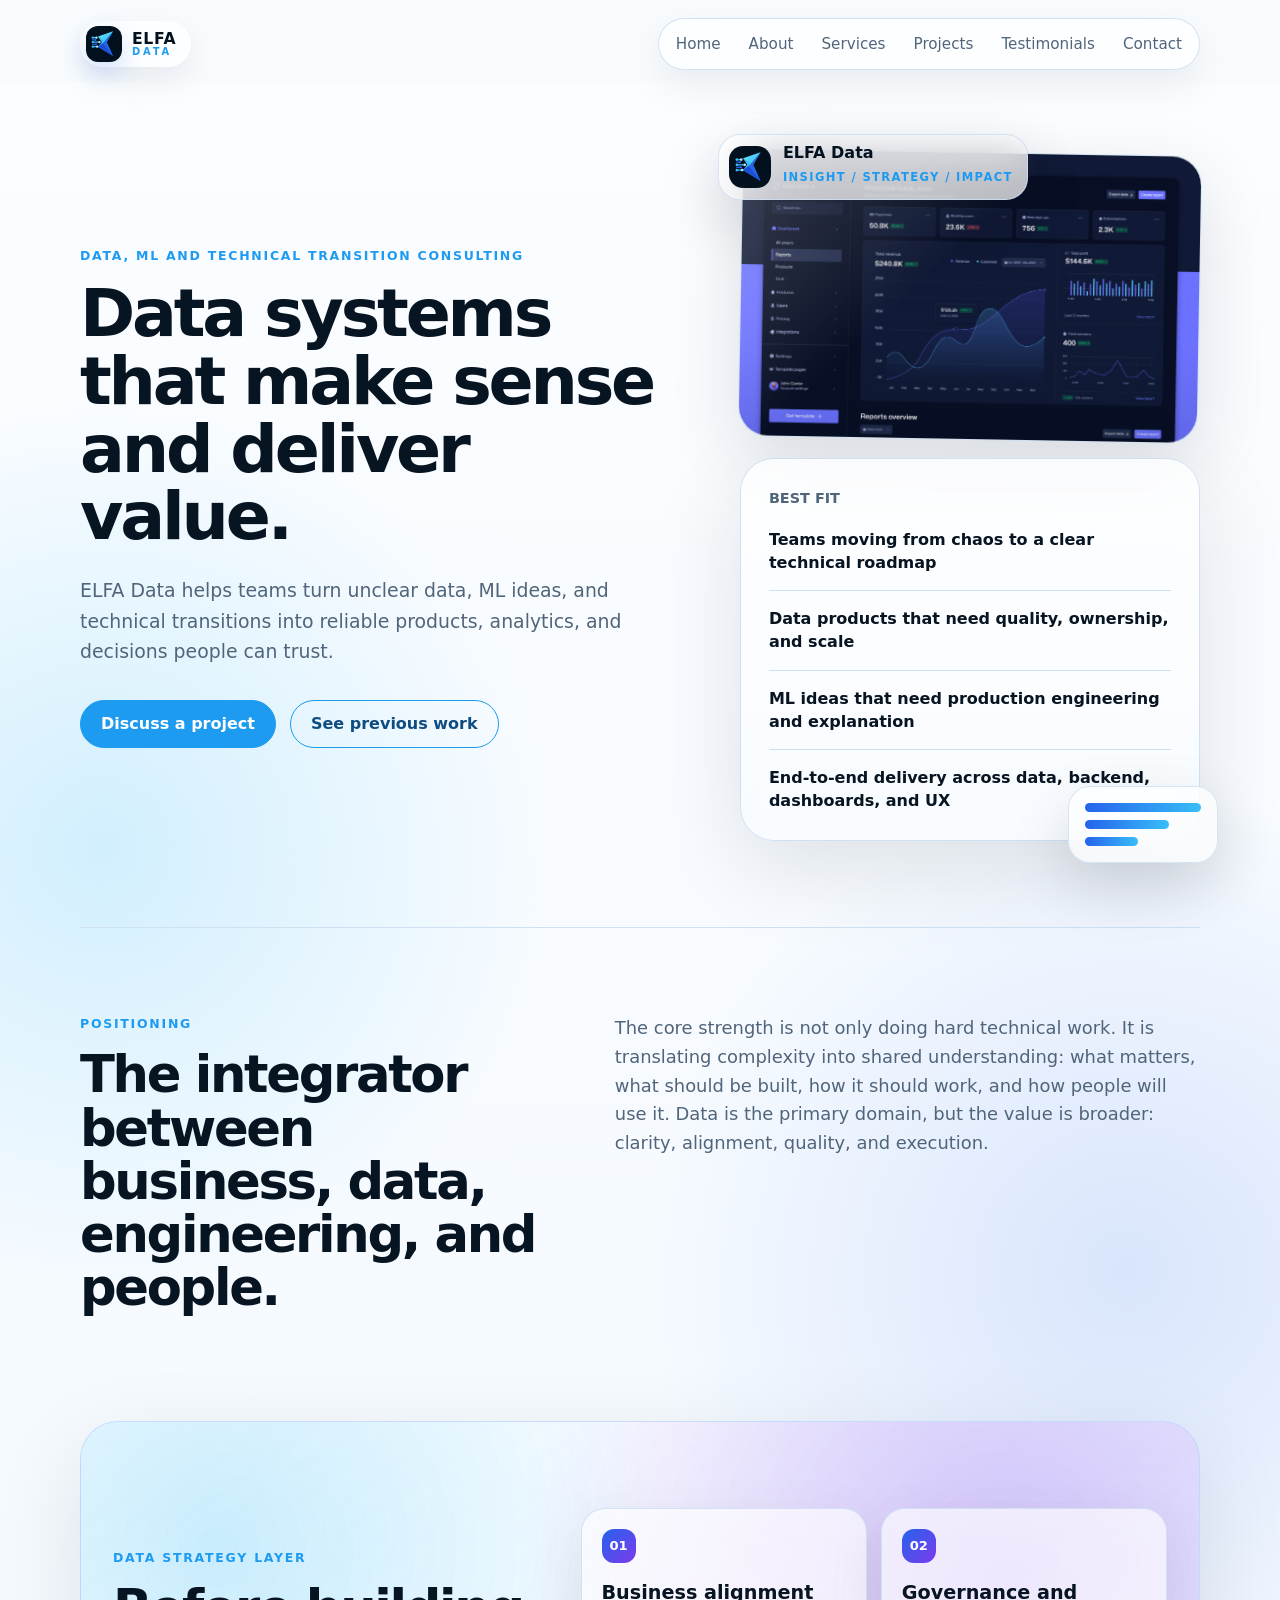
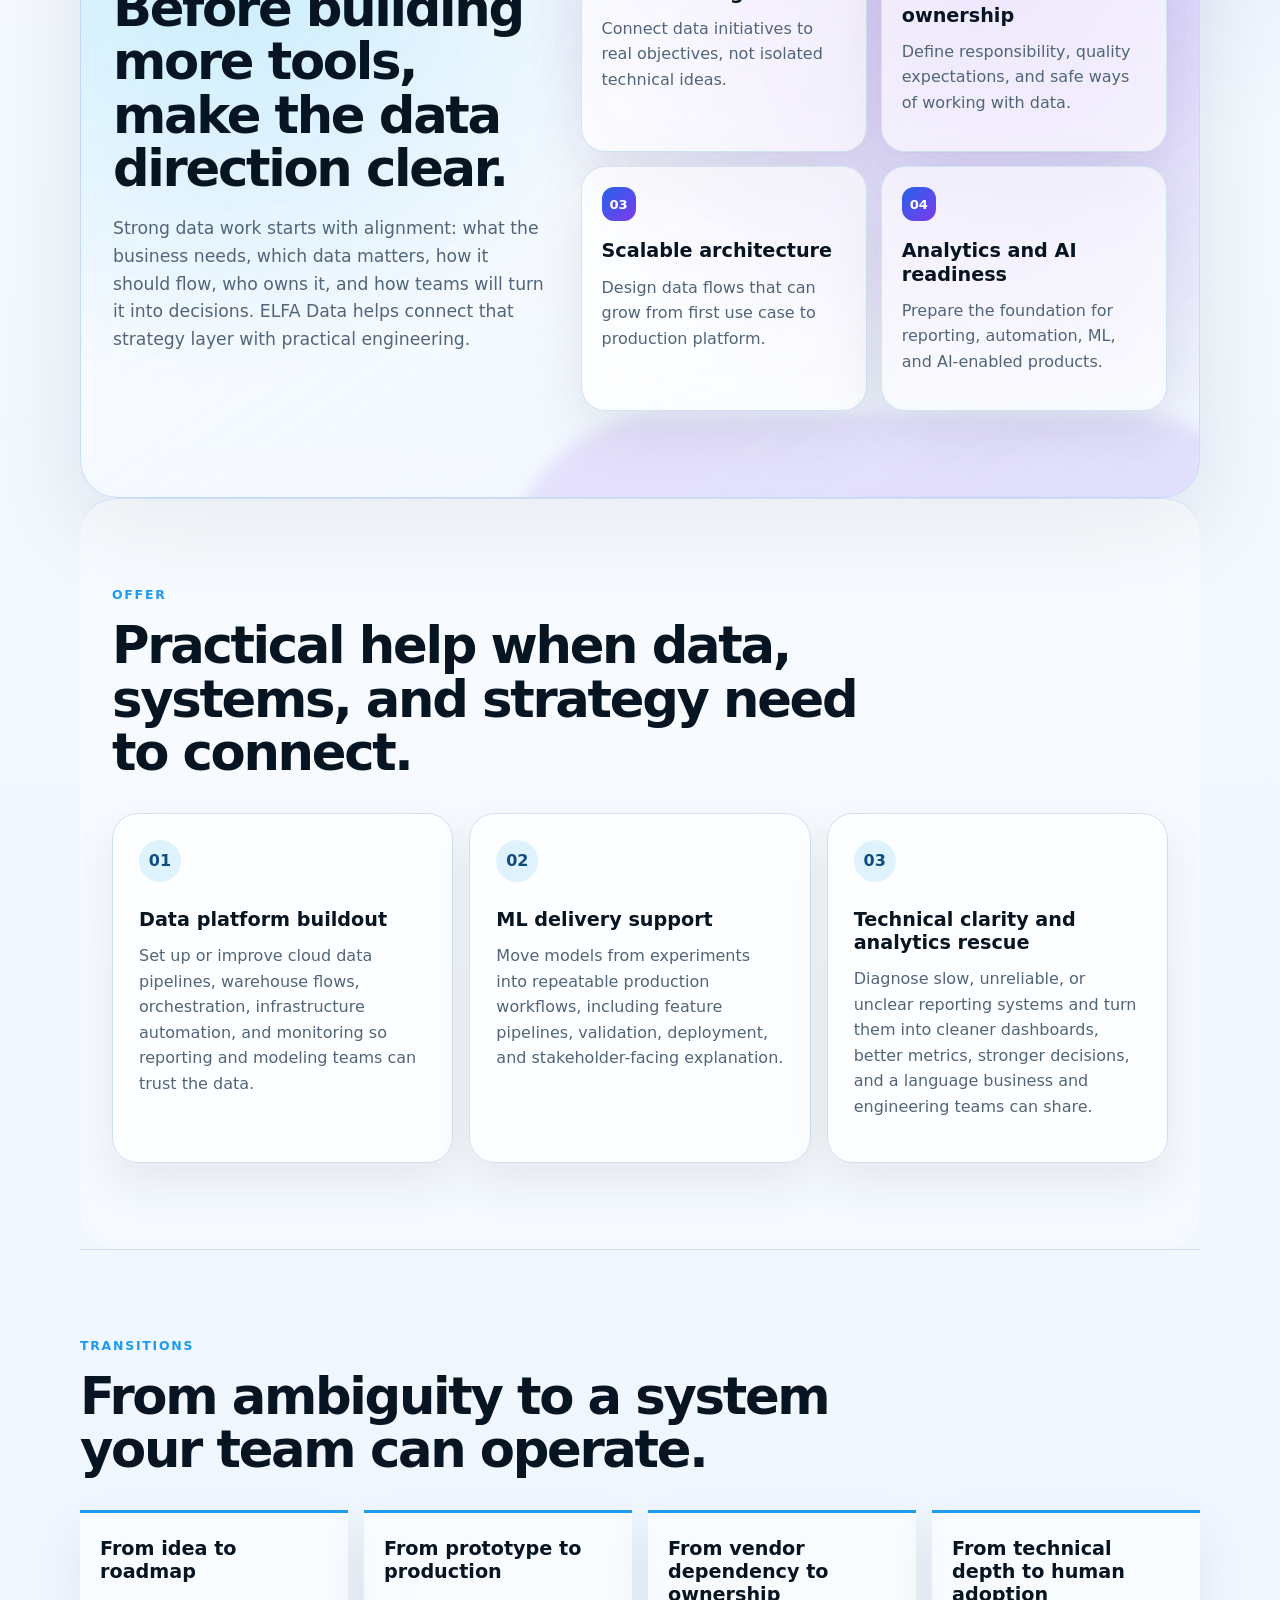
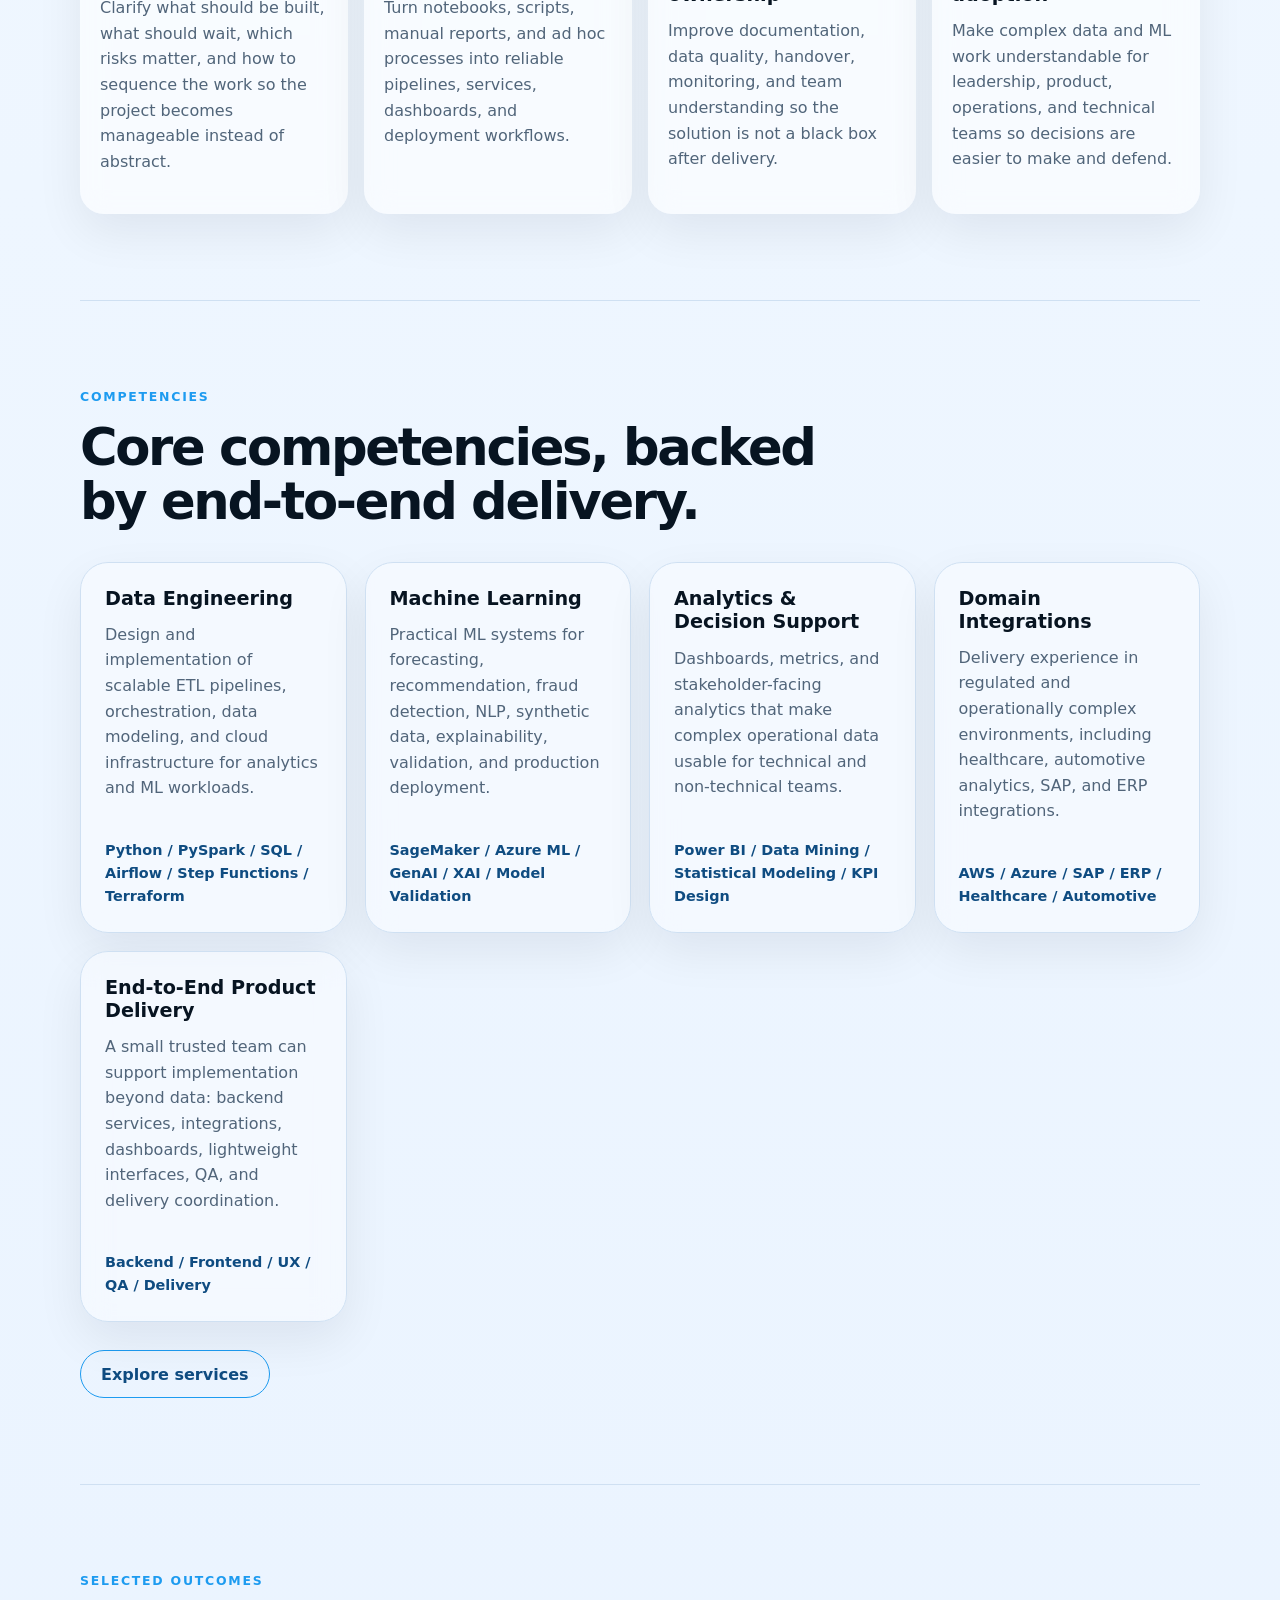
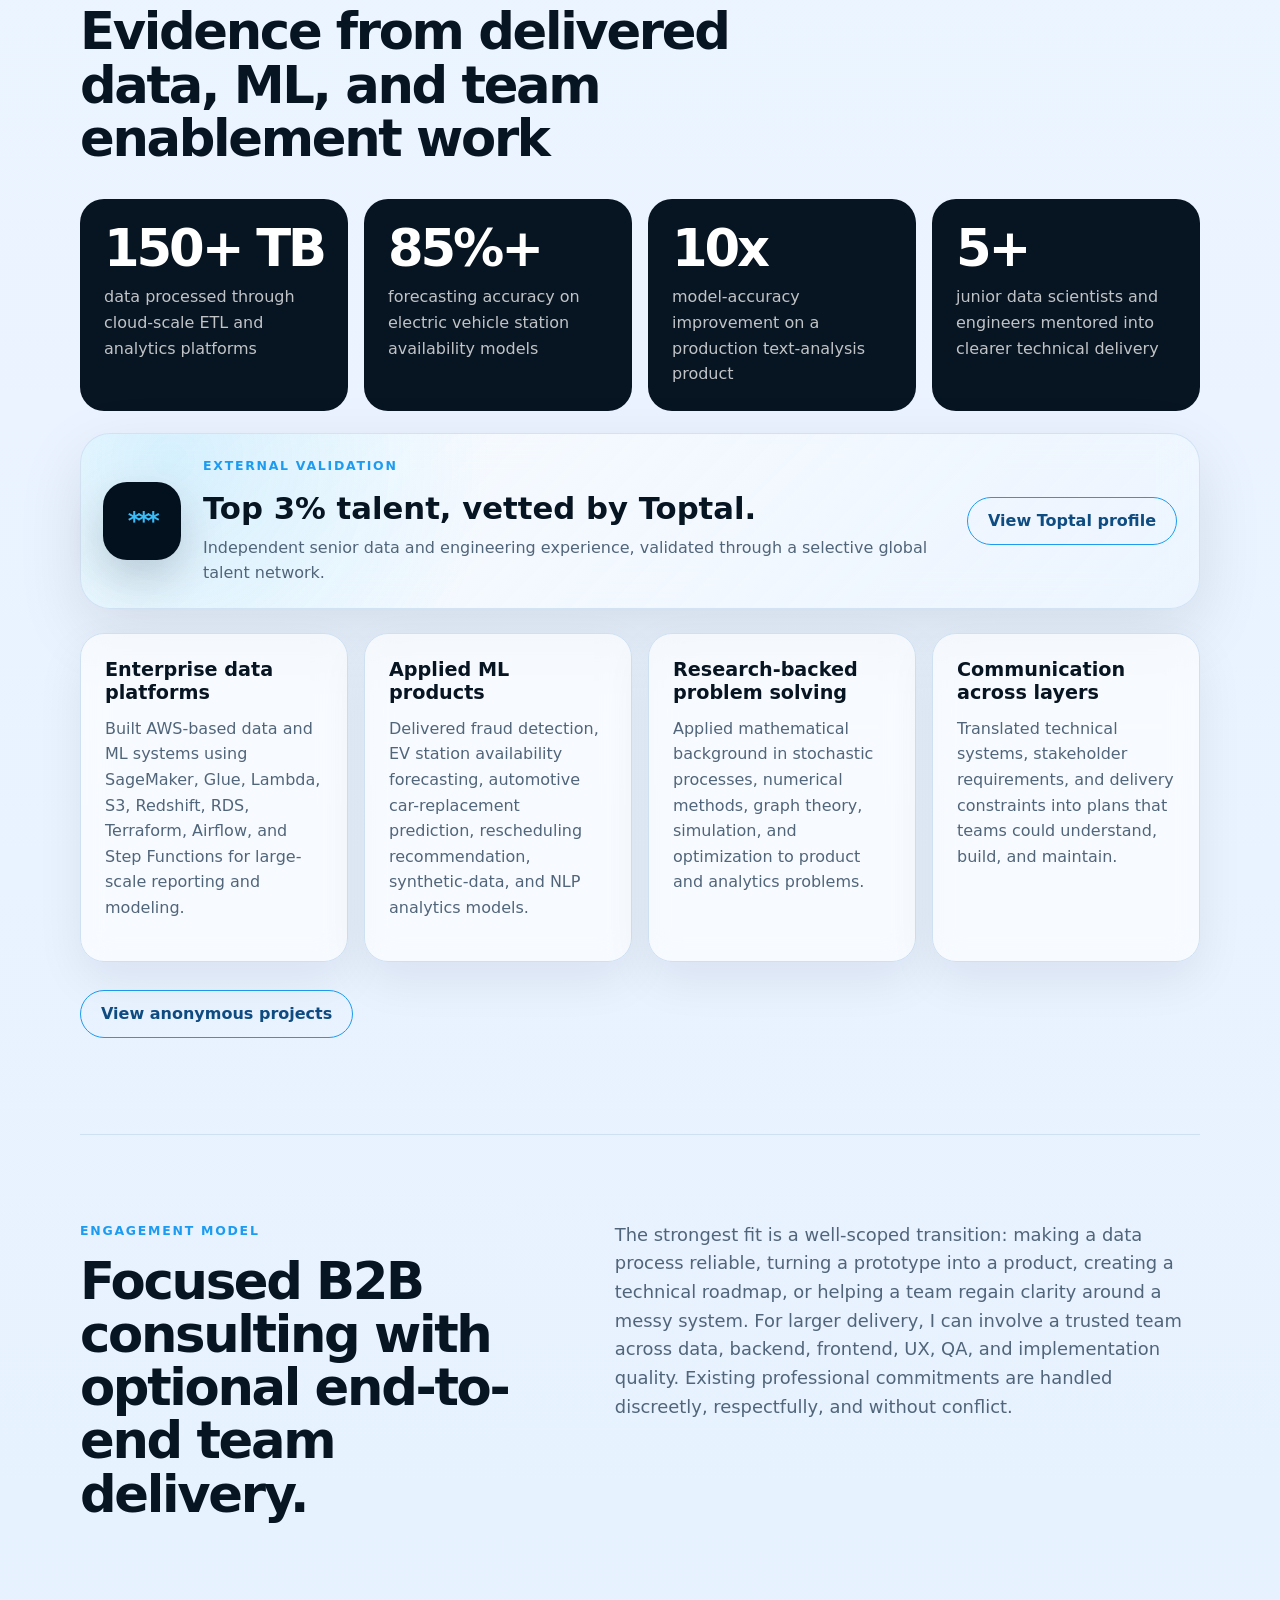
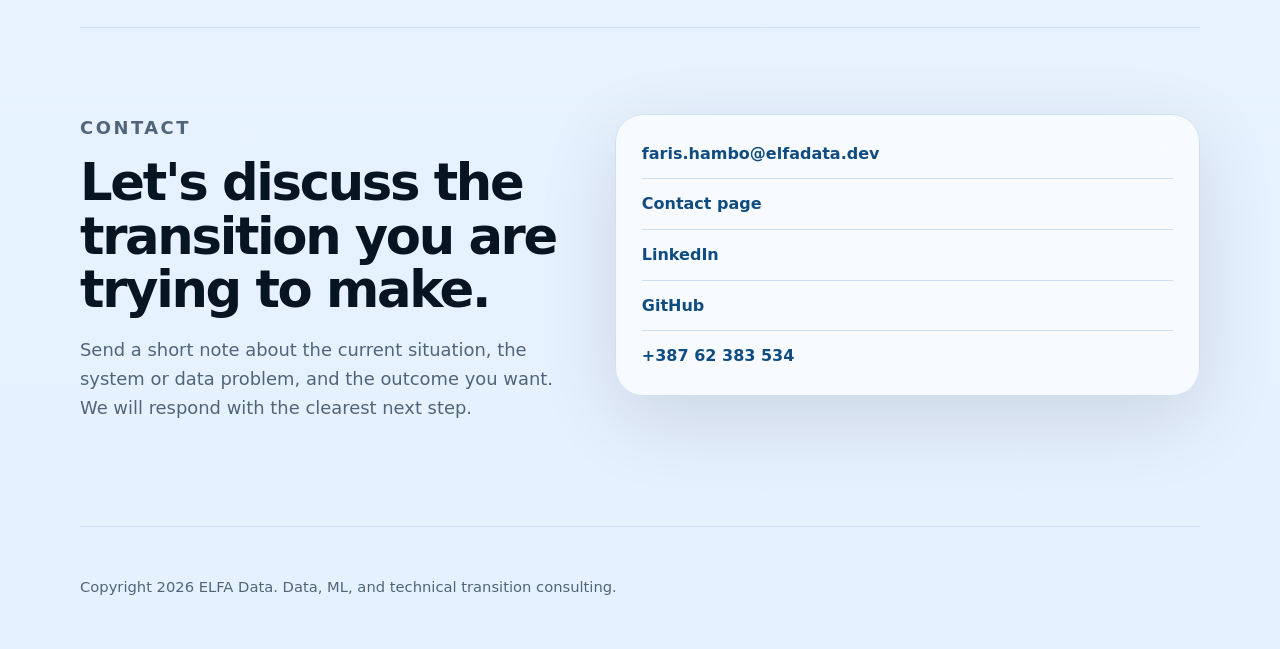
<file: index.html>
<!doctype html>
<html lang="en">
  <head>
    <meta charset="utf-8">
    <meta name="viewport" content="width=device-width, initial-scale=1">
    <meta
      name="description"
      content="Data, machine learning, and technical transition consulting for teams that need complex systems made clear, buildable, and useful."
    >
    <title>ELFA Data | Data, ML & Technical Transitions</title>
    <link rel="stylesheet" href="styles.css">
  </head>
  <body>
    <header class="site-header">
      <nav class="nav" aria-label="Main navigation">
        <a class="brand" href="index.html" aria-label="ELFA Data home">
          <img class="brand-logo" src="assets/elfa-mark.svg" alt="" aria-hidden="true">
          <span class="brand-text">
            <strong>ELFA</strong>
            <small>DATA</small>
          </span>
        </a>
        <div class="nav-links">
          <a href="index.html">Home</a>
          <a href="about.html">About</a>
          <a href="services.html">Services</a>
          <a href="projects.html">Projects</a>
          <a href="testimonials.html">Testimonials</a>
          <a href="contact.html">Contact</a>
        </div>
      </nav>
    </header>

    <main id="top">
      <section class="hero">
        <div class="hero-copy">
          <p class="eyebrow">Data, ML and technical transition consulting</p>
          <h1>Data systems that make sense and deliver value.</h1>
          <p class="hero-text">
            ELFA Data helps teams turn unclear data, ML ideas, and technical transitions into reliable products,
            analytics, and decisions people can trust.
          </p>
          <div class="hero-actions">
            <a class="button primary" href="contact.html">Discuss a project</a>
            <a class="button secondary" href="projects.html">See previous work</a>
          </div>
        </div>

        <aside class="hero-visual" aria-label="Consulting snapshot">
          <figure class="visual-frame hero-image-frame">
            <img src="assets/pic2.png" alt="Dark analytics dashboard interface with charts and metrics">
          </figure>

          <div class="signal-card">
            <img src="assets/elfa-mark.svg" alt="" aria-hidden="true">
            <div>
              <p>ELFA Data</p>
              <span>Insight / Strategy / Impact</span>
            </div>
          </div>

          <div class="hero-card">
            <p class="card-label">Best fit</p>
            <ul>
              <li>Teams moving from chaos to a clear technical roadmap</li>
              <li>Data products that need quality, ownership, and scale</li>
              <li>ML ideas that need production engineering and explanation</li>
              <li>End-to-end delivery across data, backend, dashboards, and UX</li>
            </ul>
          </div>

          <div class="mini-dashboard" aria-hidden="true">
            <span></span>
            <span></span>
            <span></span>
          </div>
        </aside>
      </section>

      <section class="section intro">
        <div>
          <p class="eyebrow">Positioning</p>
          <h2>The integrator between business, data, engineering, and people.</h2>
        </div>
        <p>
          The core strength is not only doing hard technical work. It is translating complexity into shared
          understanding: what matters, what should be built, how it should work, and how people will use it. Data
          is the primary domain, but the value is broader: clarity, alignment, quality, and execution.
        </p>
      </section>

      <section class="section strategy-cloud">
        <div class="strategy-copy">
          <p class="eyebrow">Data strategy layer</p>
          <h2>Before building more tools, make the data direction clear.</h2>
          <p>
            Strong data work starts with alignment: what the business needs, which data matters, how it should flow,
            who owns it, and how teams will turn it into decisions. ELFA Data helps connect that strategy layer with
            practical engineering.
          </p>
        </div>

        <div class="strategy-grid" aria-label="Data strategy elements">
          <article>
            <span>01</span>
            <h3>Business alignment</h3>
            <p>Connect data initiatives to real objectives, not isolated technical ideas.</p>
          </article>
          <article>
            <span>02</span>
            <h3>Governance and ownership</h3>
            <p>Define responsibility, quality expectations, and safe ways of working with data.</p>
          </article>
          <article>
            <span>03</span>
            <h3>Scalable architecture</h3>
            <p>Design data flows that can grow from first use case to production platform.</p>
          </article>
          <article>
            <span>04</span>
            <h3>Analytics and AI readiness</h3>
            <p>Prepare the foundation for reporting, automation, ML, and AI-enabled products.</p>
          </article>
        </div>
      </section>

      <section class="section offer" id="offer">
        <div class="section-heading">
          <p class="eyebrow">Offer</p>
          <h2>Practical help when data, systems, and strategy need to connect.</h2>
        </div>

        <div class="offer-grid">
          <article>
            <span>01</span>
            <h3>Data platform buildout</h3>
            <p>
              Set up or improve cloud data pipelines, warehouse flows, orchestration, infrastructure automation,
              and monitoring so reporting and modeling teams can trust the data.
            </p>
          </article>
          <article>
            <span>02</span>
            <h3>ML delivery support</h3>
            <p>
              Move models from experiments into repeatable production workflows, including feature pipelines,
              validation, deployment, and stakeholder-facing explanation.
            </p>
          </article>
          <article>
            <span>03</span>
            <h3>Technical clarity and analytics rescue</h3>
            <p>
              Diagnose slow, unreliable, or unclear reporting systems and turn them into cleaner dashboards, better
              metrics, stronger decisions, and a language business and engineering teams can share.
            </p>
          </article>
        </div>
      </section>

      <section class="section transitions" id="transitions">
        <div class="section-heading">
          <p class="eyebrow">Transitions</p>
          <h2>From ambiguity to a system your team can operate.</h2>
        </div>

        <div class="transition-grid">
          <article>
            <h3>From idea to roadmap</h3>
            <p>
              Clarify what should be built, what should wait, which risks matter, and how to sequence the work so
              the project becomes manageable instead of abstract.
            </p>
          </article>
          <article>
            <h3>From prototype to production</h3>
            <p>
              Turn notebooks, scripts, manual reports, and ad hoc processes into reliable pipelines, services,
              dashboards, and deployment workflows.
            </p>
          </article>
          <article>
            <h3>From vendor dependency to ownership</h3>
            <p>
              Improve documentation, data quality, handover, monitoring, and team understanding so the solution is
              not a black box after delivery.
            </p>
          </article>
          <article>
            <h3>From technical depth to human adoption</h3>
            <p>
              Make complex data and ML work understandable for leadership, product, operations, and technical teams
              so decisions are easier to make and defend.
            </p>
          </article>
        </div>
      </section>

      <section class="section" id="services">
        <div class="section-heading">
          <p class="eyebrow">Competencies</p>
          <h2>Core competencies, backed by end-to-end delivery.</h2>
        </div>

        <div class="service-grid">
          <article class="service-card">
            <h3>Data Engineering</h3>
            <p>
              Design and implementation of scalable ETL pipelines, orchestration, data modeling, and cloud
              infrastructure for analytics and ML workloads.
            </p>
            <span>Python / PySpark / SQL / Airflow / Step Functions / Terraform</span>
          </article>

          <article class="service-card">
            <h3>Machine Learning</h3>
            <p>
              Practical ML systems for forecasting, recommendation, fraud detection, NLP, synthetic data,
              explainability, validation, and production deployment.
            </p>
            <span>SageMaker / Azure ML / GenAI / XAI / Model Validation</span>
          </article>

          <article class="service-card">
            <h3>Analytics & Decision Support</h3>
            <p>
              Dashboards, metrics, and stakeholder-facing analytics that make complex operational data usable for
              technical and non-technical teams.
            </p>
            <span>Power BI / Data Mining / Statistical Modeling / KPI Design</span>
          </article>

          <article class="service-card">
            <h3>Domain Integrations</h3>
            <p>
              Delivery experience in regulated and operationally complex environments, including healthcare,
              automotive analytics, SAP, and ERP integrations.
            </p>
            <span>AWS / Azure / SAP / ERP / Healthcare / Automotive</span>
          </article>

          <article class="service-card">
            <h3>End-to-End Product Delivery</h3>
            <p>
              A small trusted team can support implementation beyond data: backend services, integrations,
              dashboards, lightweight interfaces, QA, and delivery coordination.
            </p>
            <span>Backend / Frontend / UX / QA / Delivery</span>
          </article>

        </div>
        <div class="section-link">
          <a class="button secondary" href="services.html">Explore services</a>
        </div>
      </section>

      <section class="section proof" id="proof">
        <div class="section-heading">
          <p class="eyebrow">Selected outcomes</p>
          <h2>Evidence from delivered data, ML, and team enablement work</h2>
        </div>

        <div class="metric-grid">
          <div class="metric">
            <strong>150+ TB</strong>
            <span>data processed through cloud-scale ETL and analytics platforms</span>
          </div>
          <div class="metric">
            <strong>85%+</strong>
            <span>forecasting accuracy on electric vehicle station availability models</span>
          </div>
          <div class="metric">
            <strong>10x</strong>
            <span>model-accuracy improvement on a production text-analysis product</span>
          </div>
          <div class="metric">
            <strong>5+</strong>
            <span>junior data scientists and engineers mentored into clearer technical delivery</span>
          </div>
        </div>

        <aside class="talent-badge" aria-label="External validation">
          <div class="talent-stars" aria-hidden="true">
            <span>*</span>
            <span>*</span>
            <span>*</span>
          </div>
          <div>
            <p class="eyebrow">External validation</p>
            <h3>Top 3% talent, vetted by Toptal.</h3>
            <p>
              Independent senior data and engineering experience, validated through a selective global talent
              network.
            </p>
          </div>
          <a
            class="button secondary"
            href="https://www.toptal.com/developers/resume/faris-hambo#pY00gk"
            target="_blank"
            rel="noreferrer"
          >
            View Toptal profile
          </a>
        </aside>

        <div class="proof-list">
          <article>
            <h3>Enterprise data platforms</h3>
            <p>
              Built AWS-based data and ML systems using SageMaker, Glue, Lambda, S3, Redshift, RDS, Terraform,
              Airflow, and Step Functions for large-scale reporting and modeling.
            </p>
          </article>
          <article>
            <h3>Applied ML products</h3>
            <p>
              Delivered fraud detection, EV station availability forecasting, automotive car-replacement
              prediction, rescheduling recommendation, synthetic-data, and NLP analytics models.
            </p>
          </article>
          <article>
            <h3>Research-backed problem solving</h3>
            <p>
              Applied mathematical background in stochastic processes, numerical methods, graph theory, simulation,
              and optimization to product and analytics problems.
            </p>
          </article>
          <article>
            <h3>Communication across layers</h3>
            <p>
              Translated technical systems, stakeholder requirements, and delivery constraints into plans that
              teams could understand, build, and maintain.
            </p>
          </article>
        </div>
        <div class="section-link">
          <a class="button secondary" href="projects.html">View anonymous projects</a>
        </div>
      </section>

      <section class="section availability">
        <div>
          <p class="eyebrow">Engagement model</p>
          <h2>Focused B2B consulting with optional end-to-end team delivery.</h2>
        </div>
        <p>
          The strongest fit is a well-scoped transition: making a data process reliable, turning a prototype into a
          product, creating a technical roadmap, or helping a team regain clarity around a messy system. For larger
          delivery, I can involve a trusted team across data, backend, frontend, UX, QA, and implementation quality.
          Existing professional commitments are handled discreetly, respectfully, and without conflict.
        </p>
      </section>

      <section class="section contact" id="contact">
        <div>
          <p class="eyebrow">Contact</p>
          <h2>Let's discuss the transition you are trying to make.</h2>
          <p>
            Send a short note about the current situation, the system or data problem, and the outcome you want.
            We will respond with the clearest next step.
          </p>
        </div>
        <div class="contact-card">
          <a href="mailto:faris.hambo@elfadata.dev">faris.hambo@elfadata.dev</a>
          <a href="contact.html">Contact page</a>
          <a href="https://www.linkedin.com/in/faris-hambo">LinkedIn</a>
          <a href="https://github.com/FarisHambo-Node">GitHub</a>
          <a href="tel:+38762383534">+387 62 383 534</a>
        </div>
      </section>
    </main>

    <footer class="footer">
      <p>Copyright 2026 ELFA Data. Data, ML, and technical transition consulting.</p>
    </footer>
  </body>
</html>
</file>
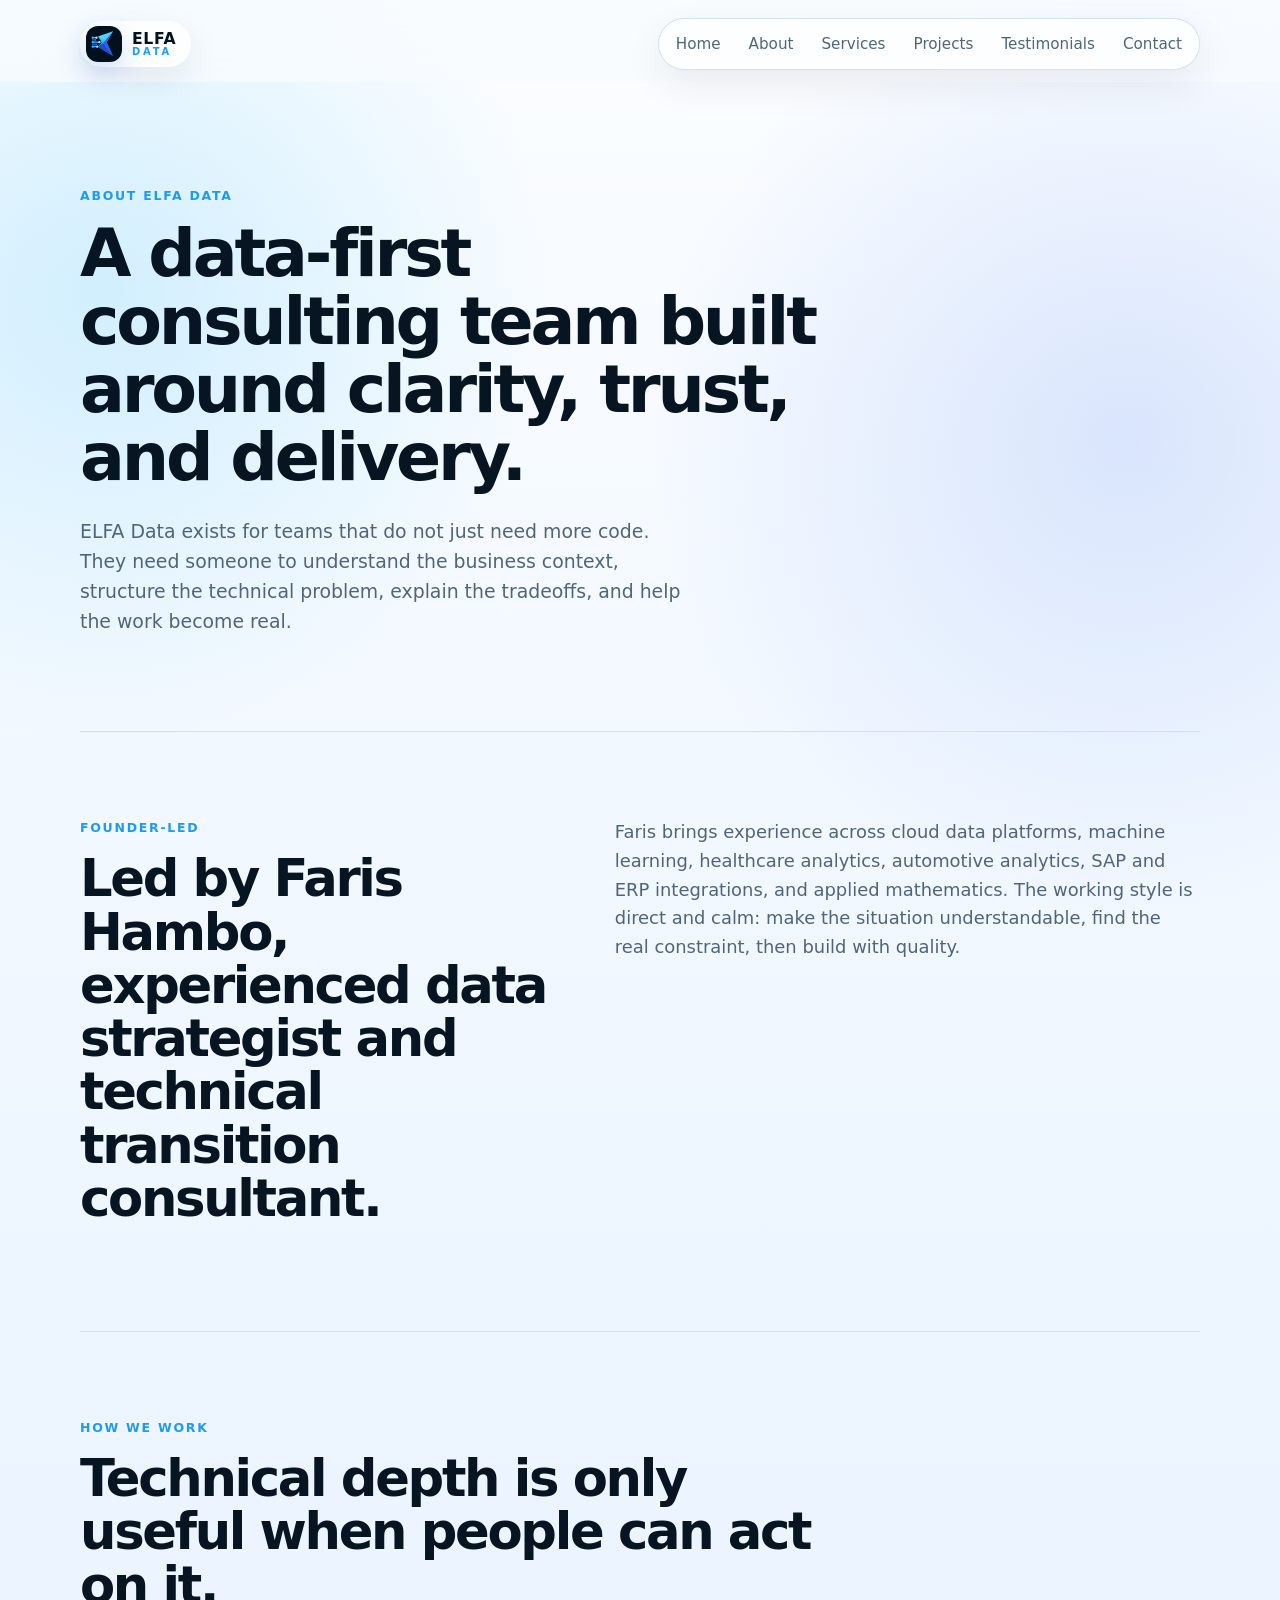
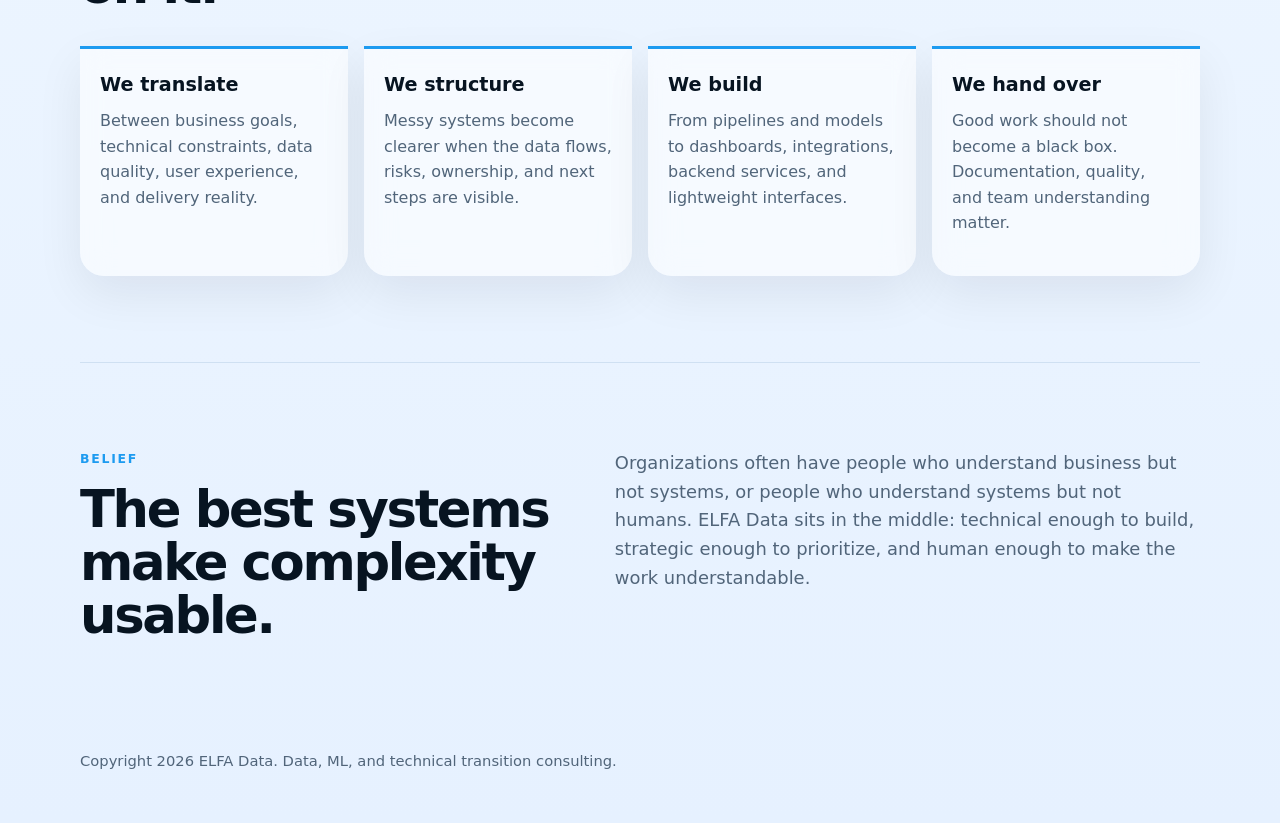
<file: about.html>
<!doctype html>
<html lang="en">
  <head>
    <meta charset="utf-8">
    <meta name="viewport" content="width=device-width, initial-scale=1">
    <meta
      name="description"
      content="About ELFA Data: founder-led data, ML, and technical transition consulting."
    >
    <title>About | ELFA Data</title>
    <link rel="stylesheet" href="styles.css">
  </head>
  <body>
    <header class="site-header">
      <nav class="nav" aria-label="Main navigation">
        <a class="brand" href="index.html" aria-label="ELFA Data home">
          <img class="brand-logo" src="assets/elfa-mark.svg" alt="" aria-hidden="true">
          <span class="brand-text">
            <strong>ELFA</strong>
            <small>DATA</small>
          </span>
        </a>
        <div class="nav-links">
          <a href="index.html">Home</a>
          <a href="about.html">About</a>
          <a href="services.html">Services</a>
          <a href="projects.html">Projects</a>
          <a href="testimonials.html">Testimonials</a>
          <a href="contact.html">Contact</a>
        </div>
      </nav>
    </header>

    <main>
      <section class="page-hero">
        <p class="eyebrow">About ELFA Data</p>
        <h1>A data-first consulting team built around clarity, trust, and delivery.</h1>
        <p class="hero-text">
          ELFA Data exists for teams that do not just need more code. They need someone to understand the business
          context, structure the technical problem, explain the tradeoffs, and help the work become real.
        </p>
      </section>

      <section class="section intro">
        <div>
          <p class="eyebrow">Founder-led</p>
          <h2>Led by Faris Hambo, experienced data strategist and technical transition consultant.</h2>
        </div>
        <p>
          Faris brings experience across cloud data platforms, machine learning, healthcare analytics, automotive
          analytics, SAP and ERP integrations, and applied mathematics. The working style is direct and calm: make
          the situation understandable, find the real constraint, then build with quality.
        </p>
      </section>

      <section class="section">
        <div class="section-heading">
          <p class="eyebrow">How we work</p>
          <h2>Technical depth is only useful when people can act on it.</h2>
        </div>
        <div class="transition-grid">
          <article>
            <h3>We translate</h3>
            <p>Between business goals, technical constraints, data quality, user experience, and delivery reality.</p>
          </article>
          <article>
            <h3>We structure</h3>
            <p>Messy systems become clearer when the data flows, risks, ownership, and next steps are visible.</p>
          </article>
          <article>
            <h3>We build</h3>
            <p>From pipelines and models to dashboards, integrations, backend services, and lightweight interfaces.</p>
          </article>
          <article>
            <h3>We hand over</h3>
            <p>Good work should not become a black box. Documentation, quality, and team understanding matter.</p>
          </article>
        </div>
      </section>

      <section class="section availability">
        <div>
          <p class="eyebrow">Belief</p>
          <h2>The best systems make complexity usable.</h2>
        </div>
        <p>
          Organizations often have people who understand business but not systems, or people who understand systems
          but not humans. ELFA Data sits in the middle: technical enough to build, strategic enough to prioritize,
          and human enough to make the work understandable.
        </p>
      </section>
    </main>

    <footer class="footer">
      <p>Copyright 2026 ELFA Data. Data, ML, and technical transition consulting.</p>
    </footer>
  </body>
</html>
</file>
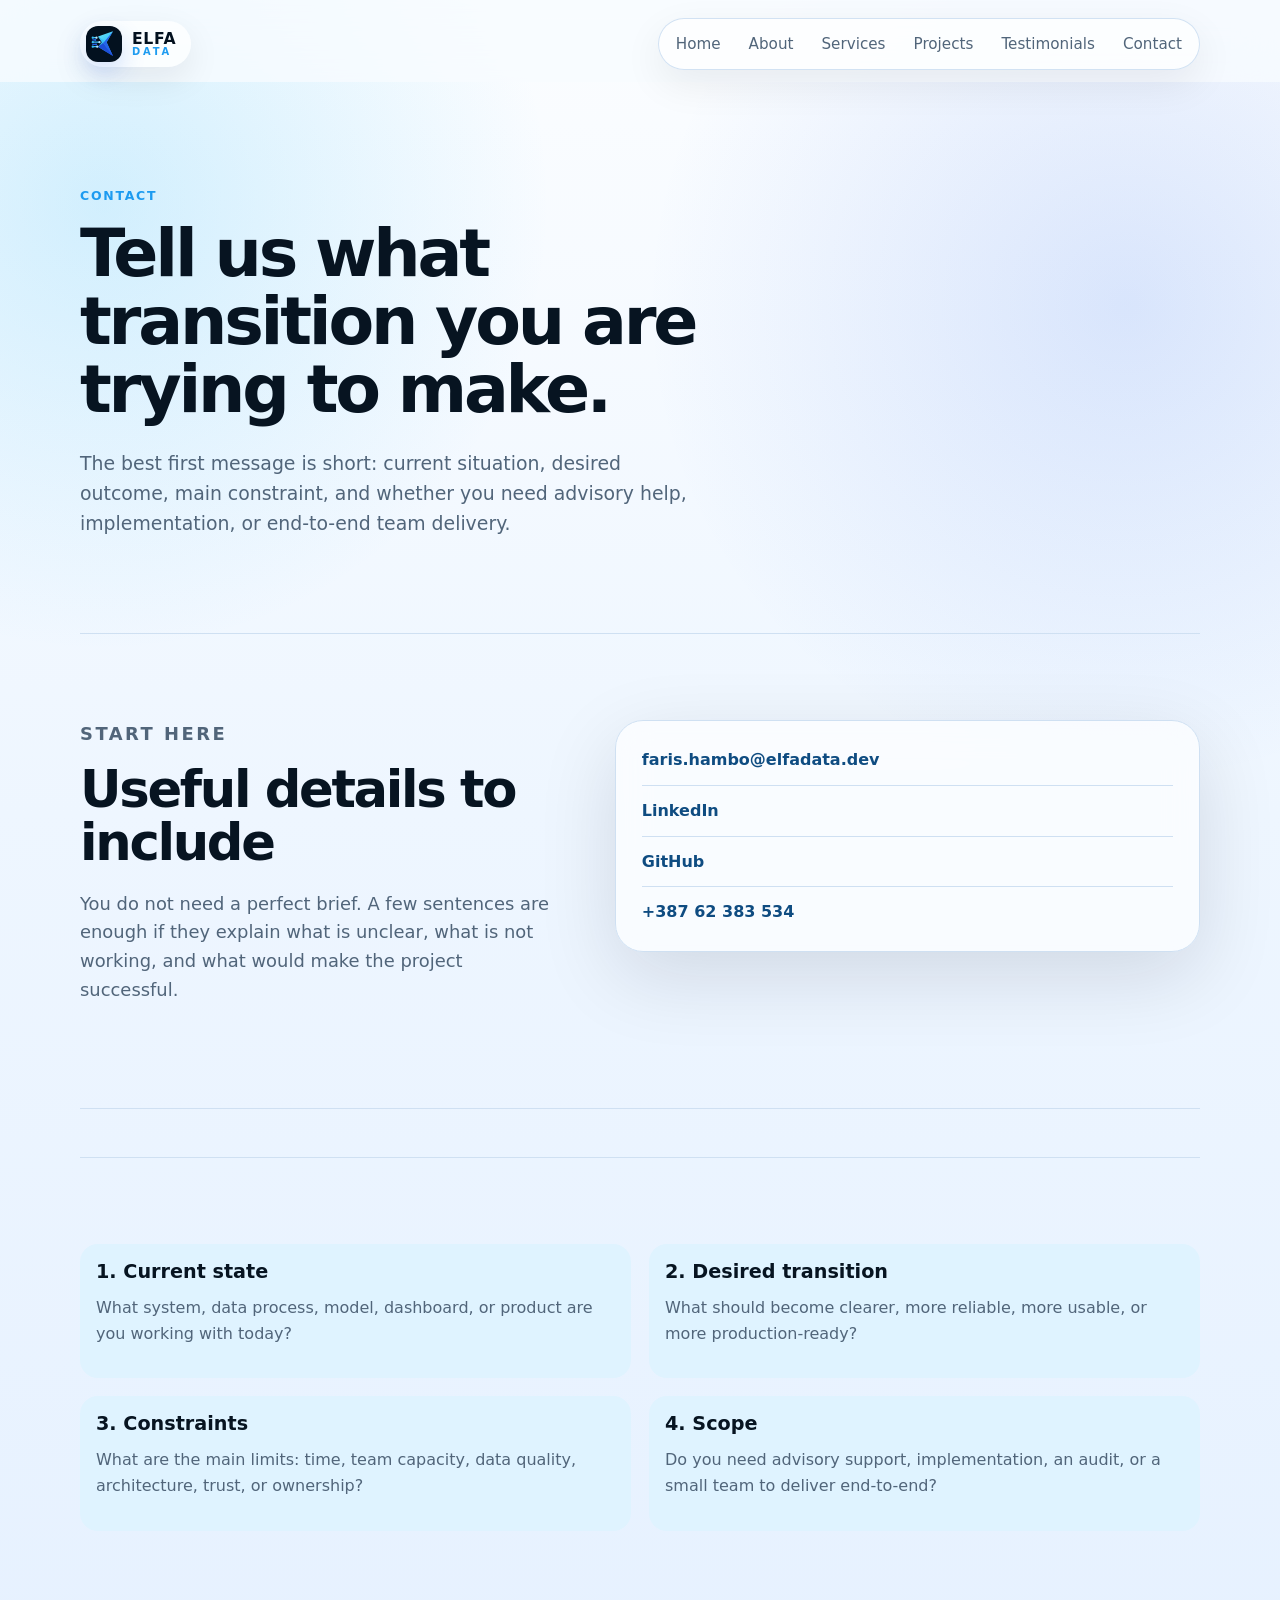
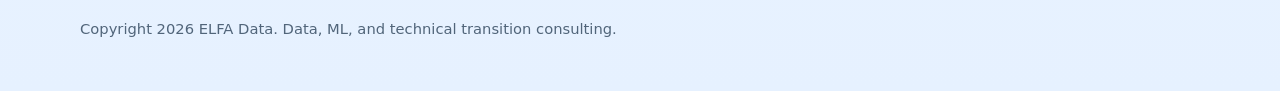
<file: contact.html>
<!doctype html>
<html lang="en">
  <head>
    <meta charset="utf-8">
    <meta name="viewport" content="width=device-width, initial-scale=1">
    <meta
      name="description"
      content="Contact ELFA Data for data, ML, analytics, and technical transition consulting."
    >
    <title>Contact | ELFA Data</title>
    <link rel="stylesheet" href="styles.css">
  </head>
  <body>
    <header class="site-header">
      <nav class="nav" aria-label="Main navigation">
        <a class="brand" href="index.html" aria-label="ELFA Data home">
          <img class="brand-logo" src="assets/elfa-mark.svg" alt="" aria-hidden="true">
          <span class="brand-text">
            <strong>ELFA</strong>
            <small>DATA</small>
          </span>
        </a>
        <div class="nav-links">
          <a href="index.html">Home</a>
          <a href="about.html">About</a>
          <a href="services.html">Services</a>
          <a href="projects.html">Projects</a>
          <a href="testimonials.html">Testimonials</a>
          <a href="contact.html">Contact</a>
        </div>
      </nav>
    </header>

    <main>
      <section class="page-hero">
        <p class="eyebrow">Contact</p>
        <h1>Tell us what transition you are trying to make.</h1>
        <p class="hero-text">
          The best first message is short: current situation, desired outcome, main constraint, and whether you need
          advisory help, implementation, or end-to-end team delivery.
        </p>
      </section>

      <section class="section contact">
        <div>
          <p class="eyebrow">Start here</p>
          <h2>Useful details to include</h2>
          <p>
            You do not need a perfect brief. A few sentences are enough if they explain what is unclear, what is
            not working, and what would make the project successful.
          </p>
        </div>

        <div class="contact-card">
          <a href="mailto:faris.hambo@elfadata.dev">faris.hambo@elfadata.dev</a>
          <a href="https://www.linkedin.com/in/faris-hambo">LinkedIn</a>
          <a href="https://github.com/FarisHambo-Node">GitHub</a>
          <a href="tel:+38762383534">+387 62 383 534</a>
        </div>
      </section>

      <section class="section">
        <div class="prompt-grid">
          <article>
            <h3>1. Current state</h3>
            <p>What system, data process, model, dashboard, or product are you working with today?</p>
          </article>
          <article>
            <h3>2. Desired transition</h3>
            <p>What should become clearer, more reliable, more usable, or more production-ready?</p>
          </article>
          <article>
            <h3>3. Constraints</h3>
            <p>What are the main limits: time, team capacity, data quality, architecture, trust, or ownership?</p>
          </article>
          <article>
            <h3>4. Scope</h3>
            <p>Do you need advisory support, implementation, an audit, or a small team to deliver end-to-end?</p>
          </article>
        </div>
      </section>
    </main>

    <footer class="footer">
      <p>Copyright 2026 ELFA Data. Data, ML, and technical transition consulting.</p>
    </footer>
  </body>
</html>
</file>
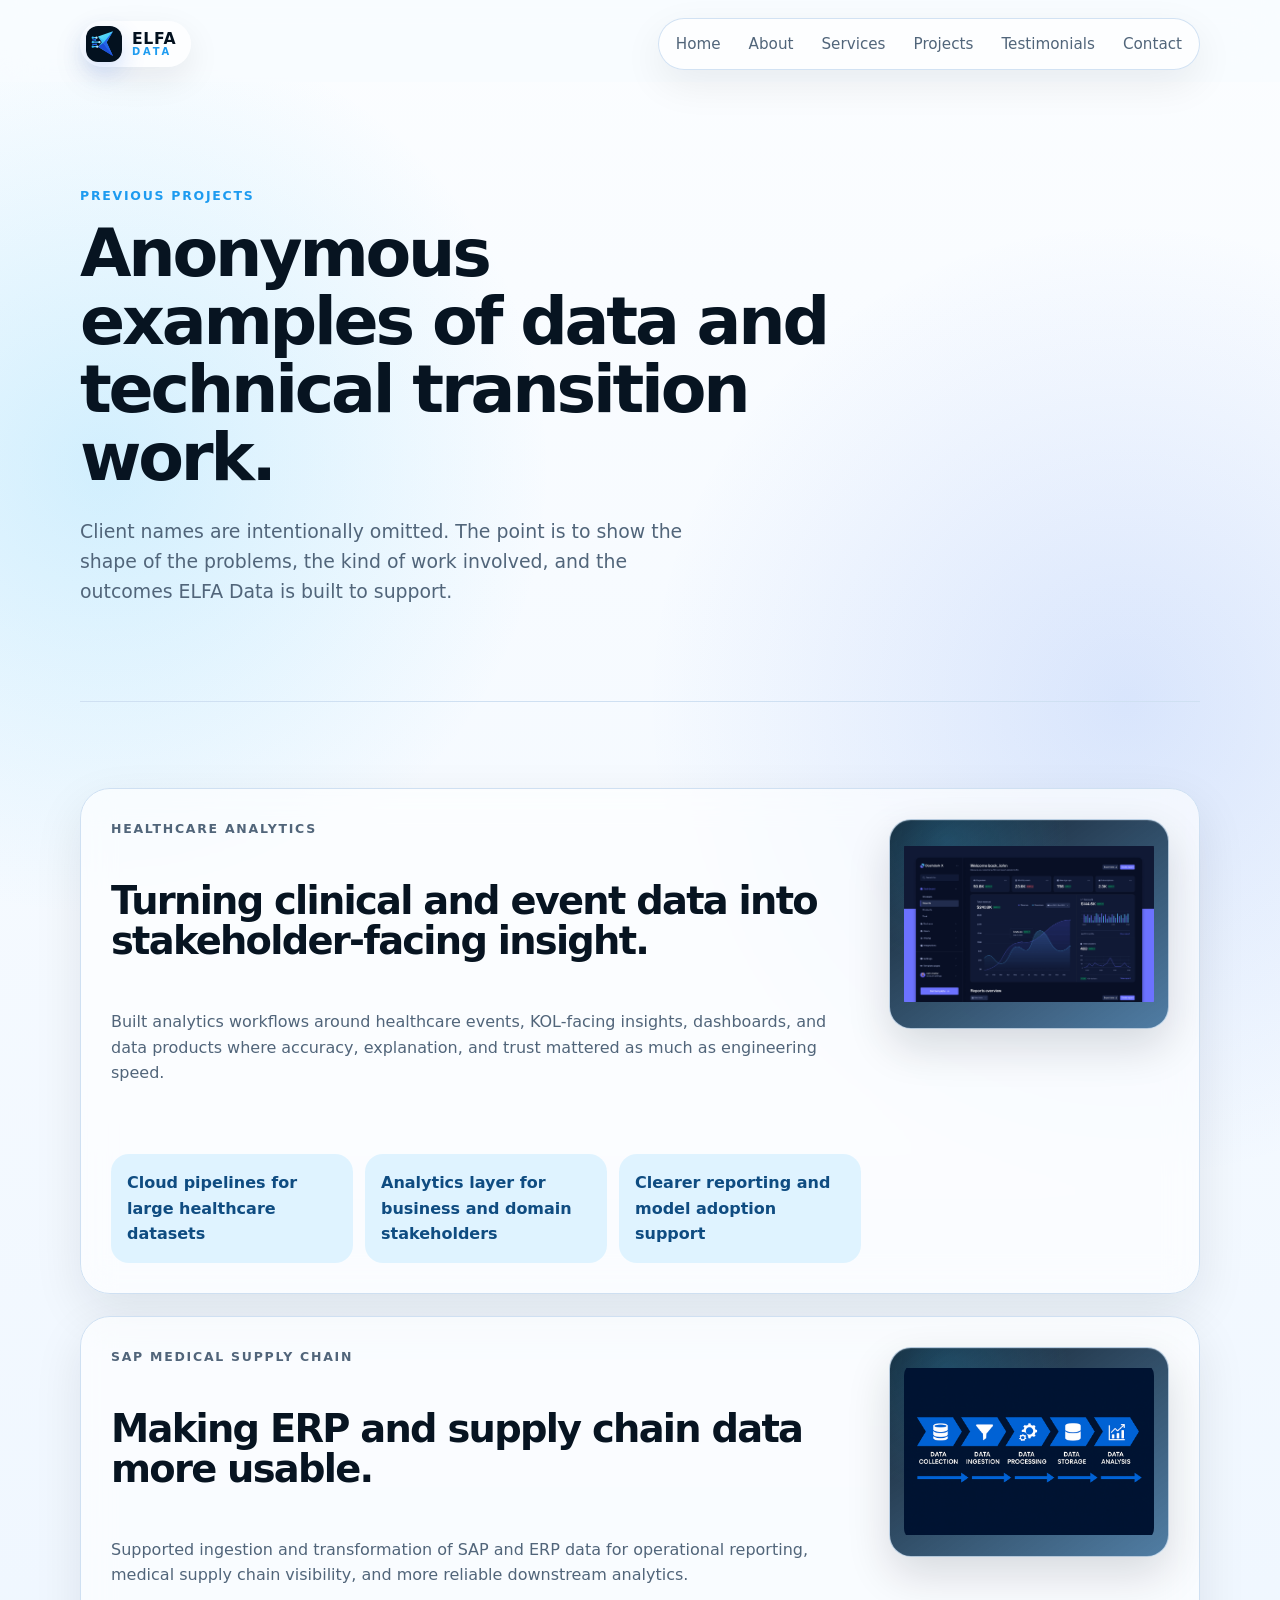
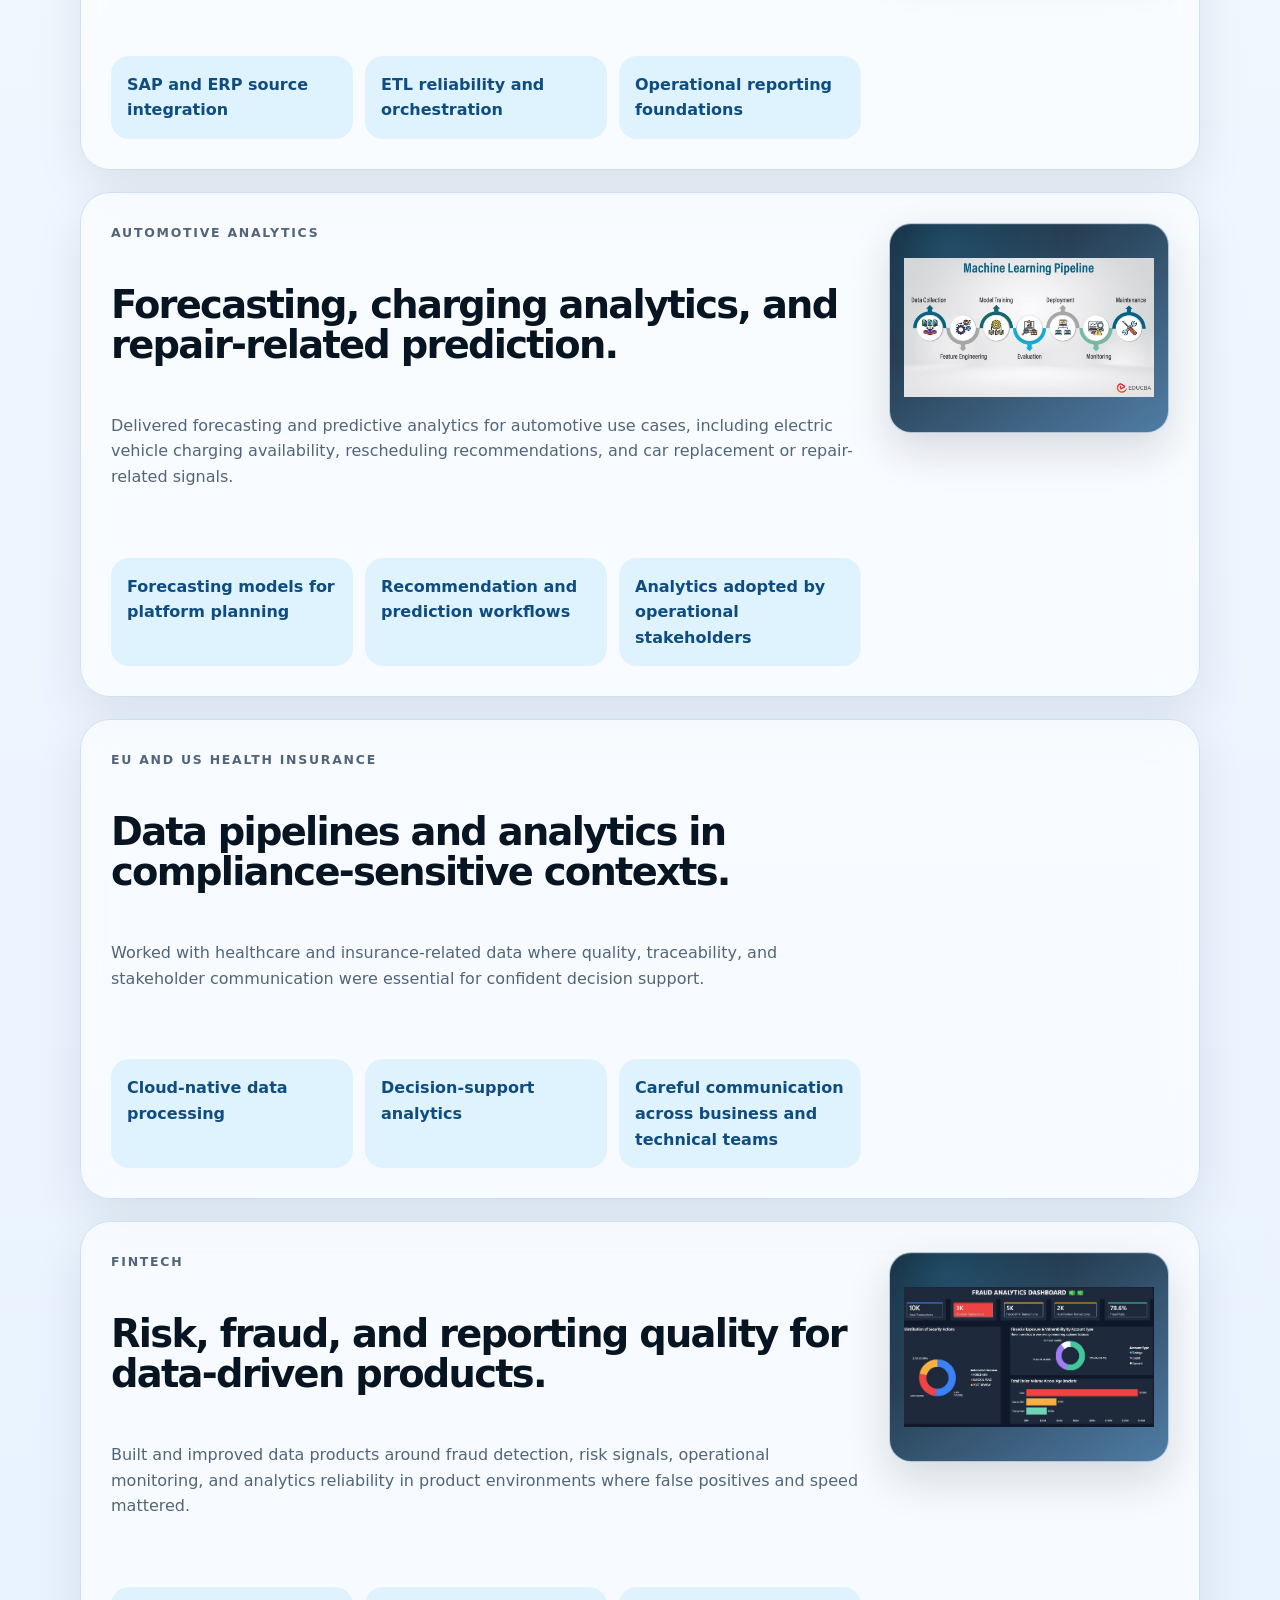
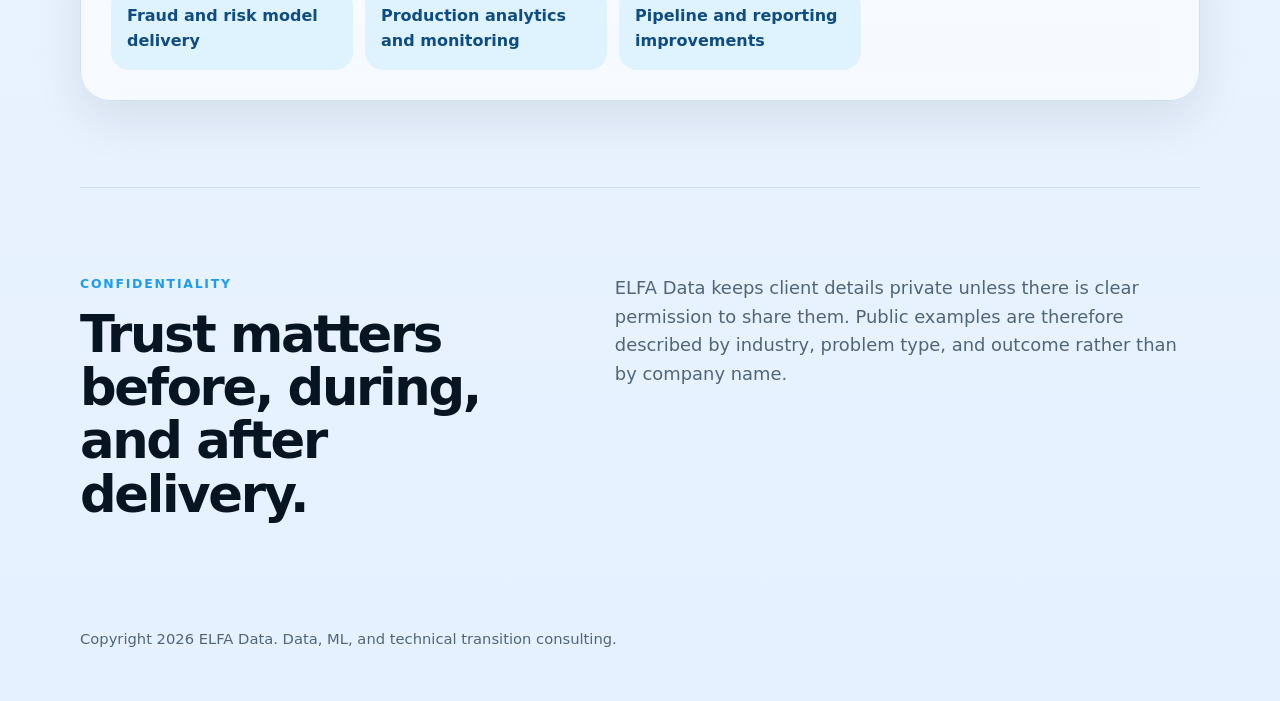
<file: projects.html>
<!doctype html>
<html lang="en">
  <head>
    <meta charset="utf-8">
    <meta name="viewport" content="width=device-width, initial-scale=1">
    <meta
      name="description"
      content="Anonymous ELFA Data project examples across healthcare analytics, SAP medical supply chain, automotive analytics, health insurance, and FinTech."
    >
    <title>Projects | ELFA Data</title>
    <link rel="stylesheet" href="styles.css">
  </head>
  <body>
    <header class="site-header">
      <nav class="nav" aria-label="Main navigation">
        <a class="brand" href="index.html" aria-label="ELFA Data home">
          <img class="brand-logo" src="assets/elfa-mark.svg" alt="" aria-hidden="true">
          <span class="brand-text">
            <strong>ELFA</strong>
            <small>DATA</small>
          </span>
        </a>
        <div class="nav-links">
          <a href="index.html">Home</a>
          <a href="about.html">About</a>
          <a href="services.html">Services</a>
          <a href="projects.html">Projects</a>
          <a href="testimonials.html">Testimonials</a>
          <a href="contact.html">Contact</a>
        </div>
      </nav>
    </header>

    <main>
      <section class="page-hero">
        <p class="eyebrow">Previous projects</p>
        <h1>Anonymous examples of data and technical transition work.</h1>
        <p class="hero-text">
          Client names are intentionally omitted. The point is to show the shape of the problems, the kind of work
          involved, and the outcomes ELFA Data is built to support.
        </p>
      </section>

      <section class="section">
        <div class="case-grid">
          <article class="case-card">
            <p class="eyebrow">Healthcare analytics</p>
            <h2>Turning clinical and event data into stakeholder-facing insight.</h2>
            <figure class="case-media">
              <img src="assets/pic2.png" alt="Analytics dashboard with charts and performance metrics">
            </figure>
            <p>
              Built analytics workflows around healthcare events, KOL-facing insights, dashboards, and data
              products where accuracy, explanation, and trust mattered as much as engineering speed.
            </p>
            <ul>
              <li>Cloud pipelines for large healthcare datasets</li>
              <li>Analytics layer for business and domain stakeholders</li>
              <li>Clearer reporting and model adoption support</li>
            </ul>
          </article>

          <article class="case-card">
            <p class="eyebrow">SAP medical supply chain</p>
            <h2>Making ERP and supply chain data more usable.</h2>
            <figure class="case-media">
              <img src="assets/pic3.png" alt="Data pipeline flow from collection to analysis">
            </figure>
            <p>
              Supported ingestion and transformation of SAP and ERP data for operational reporting, medical supply
              chain visibility, and more reliable downstream analytics.
            </p>
            <ul>
              <li>SAP and ERP source integration</li>
              <li>ETL reliability and orchestration</li>
              <li>Operational reporting foundations</li>
            </ul>
          </article>

          <article class="case-card">
            <p class="eyebrow">Automotive analytics</p>
            <h2>Forecasting, charging analytics, and repair-related prediction.</h2>
            <figure class="case-media">
              <img src="assets/pic4.jpg" alt="Machine learning pipeline from data collection to maintenance">
            </figure>
            <p>
              Delivered forecasting and predictive analytics for automotive use cases, including electric vehicle
              charging availability, rescheduling recommendations, and car replacement or repair-related signals.
            </p>
            <ul>
              <li>Forecasting models for platform planning</li>
              <li>Recommendation and prediction workflows</li>
              <li>Analytics adopted by operational stakeholders</li>
            </ul>
          </article>

          <article class="case-card">
            <p class="eyebrow">EU and US health insurance</p>
            <h2>Data pipelines and analytics in compliance-sensitive contexts.</h2>
            <p>
              Worked with healthcare and insurance-related data where quality, traceability, and stakeholder
              communication were essential for confident decision support.
            </p>
            <ul>
              <li>Cloud-native data processing</li>
              <li>Decision-support analytics</li>
              <li>Careful communication across business and technical teams</li>
            </ul>
          </article>

          <article class="case-card">
            <p class="eyebrow">FinTech</p>
            <h2>Risk, fraud, and reporting quality for data-driven products.</h2>
            <figure class="case-media">
              <img src="assets/pic9.jpg" alt="Fraud analytics dashboard with transaction and risk metrics">
            </figure>
            <p>
              Built and improved data products around fraud detection, risk signals, operational monitoring, and
              analytics reliability in product environments where false positives and speed mattered.
            </p>
            <ul>
              <li>Fraud and risk model delivery</li>
              <li>Production analytics and monitoring</li>
              <li>Pipeline and reporting improvements</li>
            </ul>
          </article>
        </div>
      </section>

      <section class="section availability">
        <div>
          <p class="eyebrow">Confidentiality</p>
          <h2>Trust matters before, during, and after delivery.</h2>
        </div>
        <p>
          ELFA Data keeps client details private unless there is clear permission to share them. Public examples are
          therefore described by industry, problem type, and outcome rather than by company name.
        </p>
      </section>
    </main>

    <footer class="footer">
      <p>Copyright 2026 ELFA Data. Data, ML, and technical transition consulting.</p>
    </footer>
  </body>
</html>
</file>
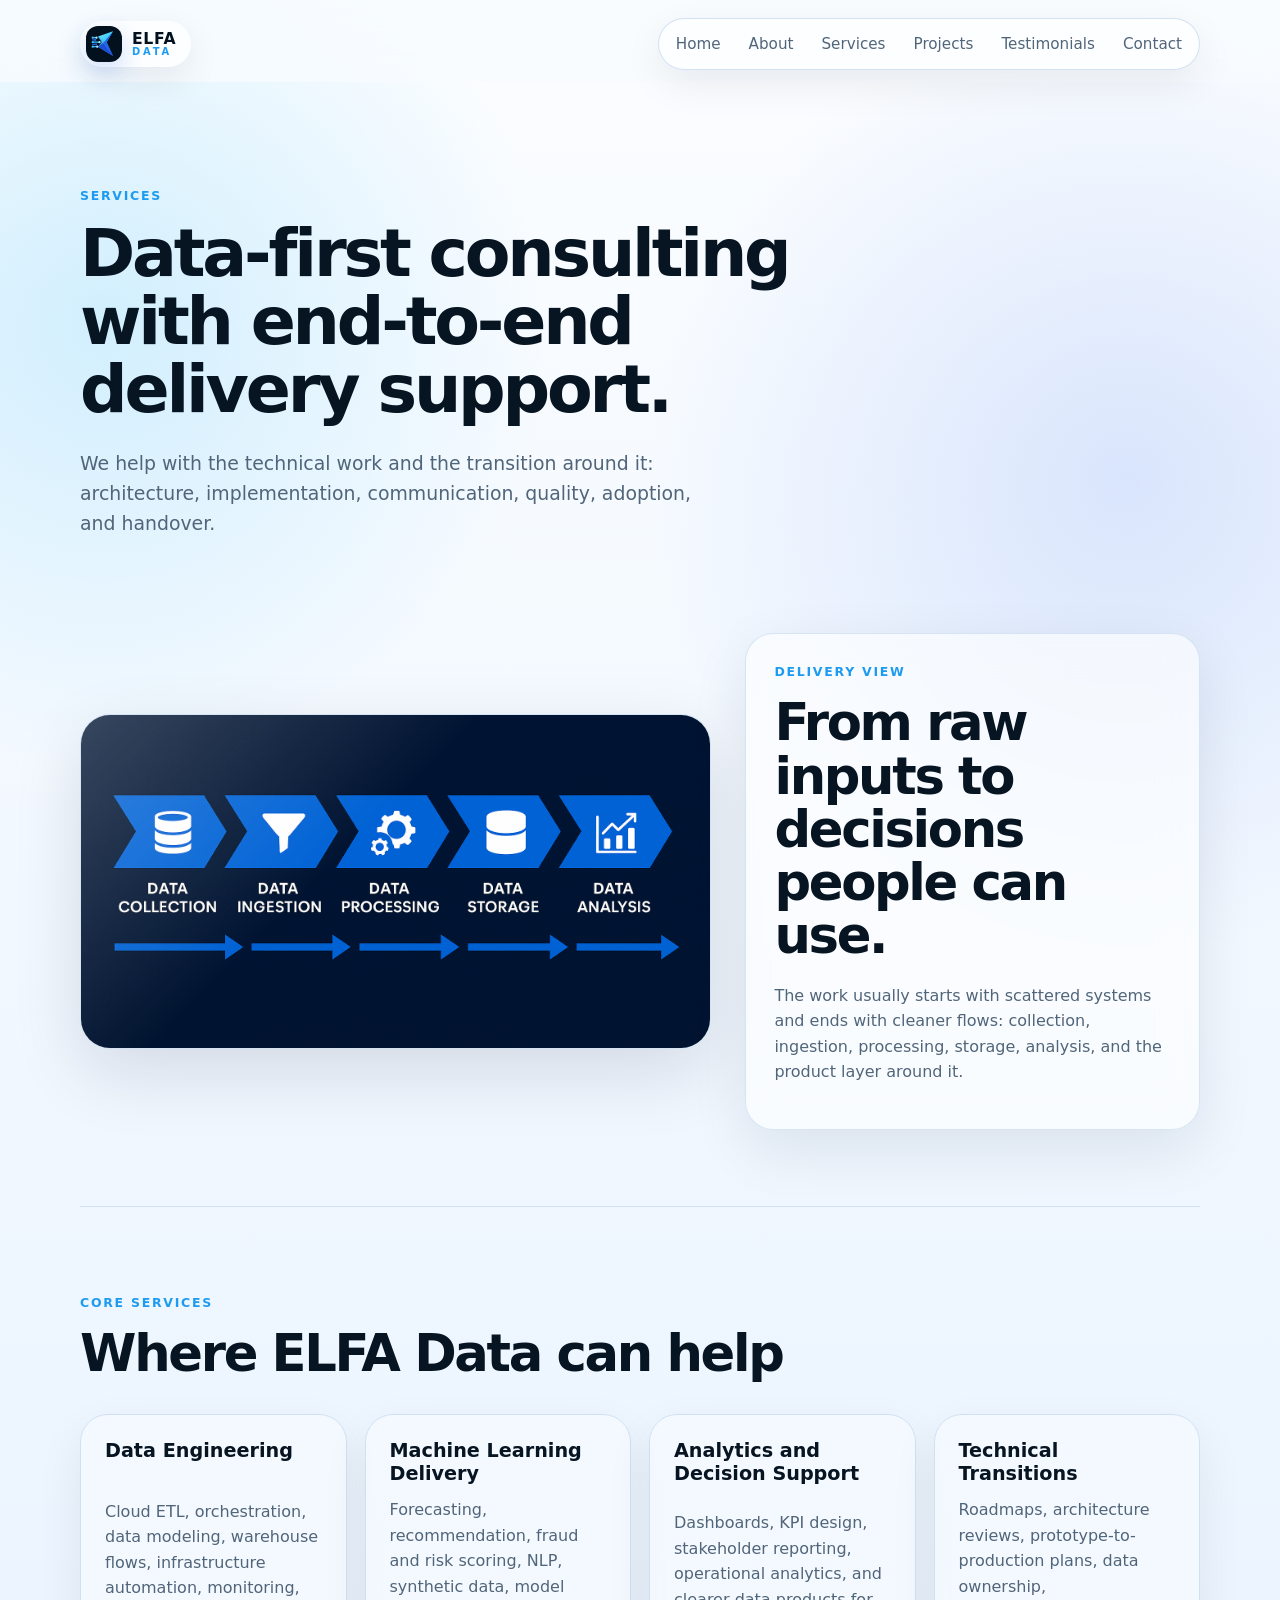
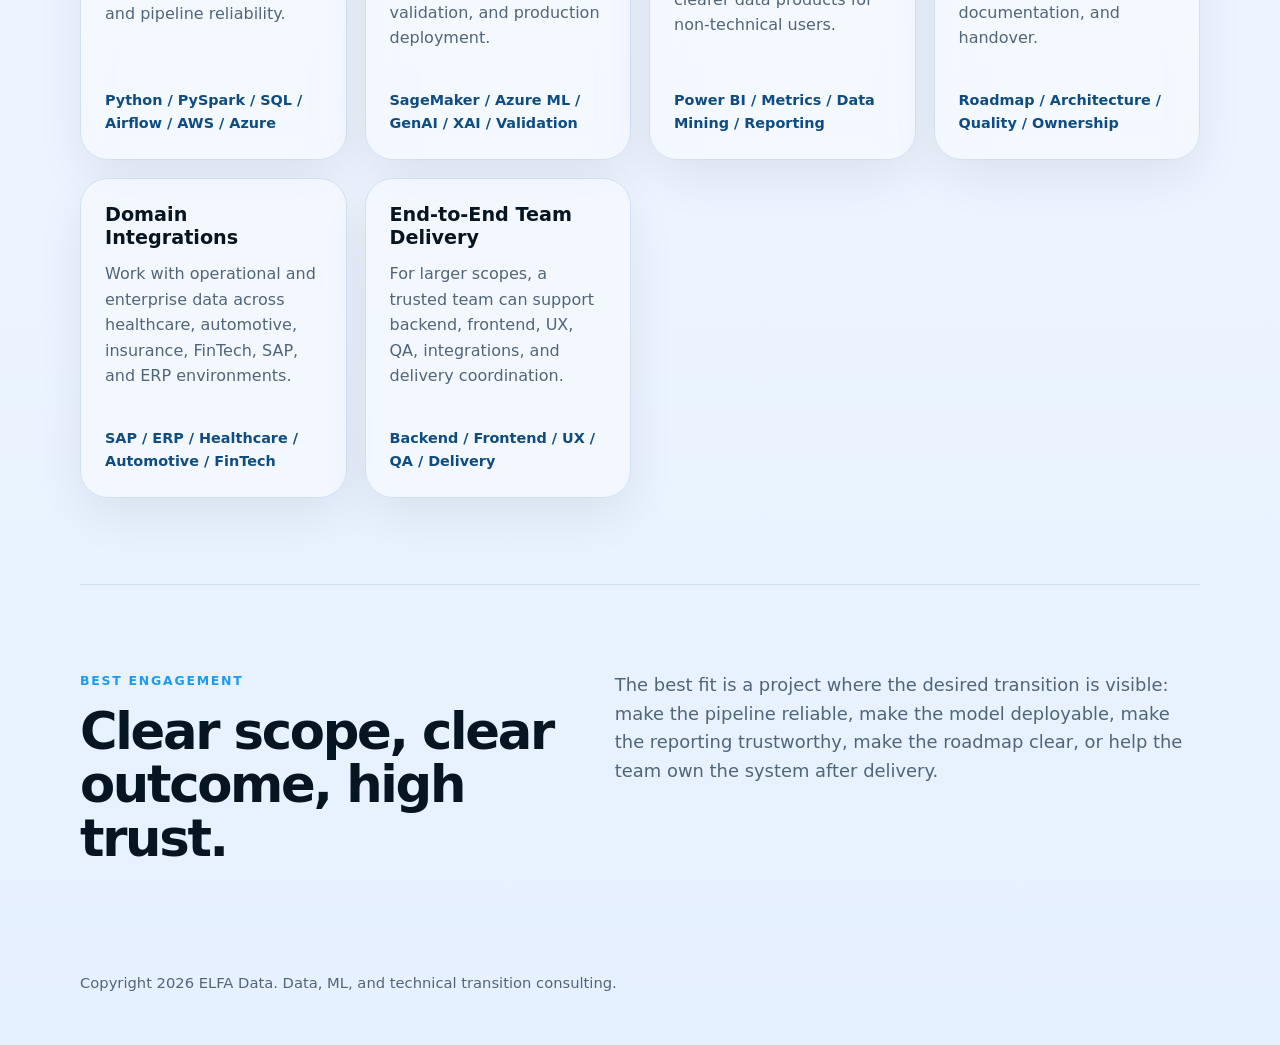
<file: services.html>
<!doctype html>
<html lang="en">
  <head>
    <meta charset="utf-8">
    <meta name="viewport" content="width=device-width, initial-scale=1">
    <meta
      name="description"
      content="ELFA Data services for data engineering, machine learning, analytics, technical transitions, and end-to-end delivery."
    >
    <title>Services | ELFA Data</title>
    <link rel="stylesheet" href="styles.css">
  </head>
  <body>
    <header class="site-header">
      <nav class="nav" aria-label="Main navigation">
        <a class="brand" href="index.html" aria-label="ELFA Data home">
          <img class="brand-logo" src="assets/elfa-mark.svg" alt="" aria-hidden="true">
          <span class="brand-text">
            <strong>ELFA</strong>
            <small>DATA</small>
          </span>
        </a>
        <div class="nav-links">
          <a href="index.html">Home</a>
          <a href="about.html">About</a>
          <a href="services.html">Services</a>
          <a href="projects.html">Projects</a>
          <a href="testimonials.html">Testimonials</a>
          <a href="contact.html">Contact</a>
        </div>
      </nav>
    </header>

    <main>
      <section class="page-hero">
        <p class="eyebrow">Services</p>
        <h1>Data-first consulting with end-to-end delivery support.</h1>
        <p class="hero-text">
          We help with the technical work and the transition around it: architecture, implementation, communication,
          quality, adoption, and handover.
        </p>
      </section>

      <section class="image-band" aria-label="Data delivery process visual">
        <figure class="visual-frame wide-visual">
          <img src="assets/pic3.png" alt="Data process flow from collection to analysis">
        </figure>
        <div class="image-band-copy">
          <p class="eyebrow">Delivery view</p>
          <h2>From raw inputs to decisions people can use.</h2>
          <p>
            The work usually starts with scattered systems and ends with cleaner flows: collection, ingestion,
            processing, storage, analysis, and the product layer around it.
          </p>
        </div>
      </section>

      <section class="section">
        <div class="section-heading">
          <p class="eyebrow">Core services</p>
          <h2>Where ELFA Data can help</h2>
        </div>

        <div class="service-grid">
          <article class="service-card">
            <h3>Data Engineering</h3>
            <p>
              Cloud ETL, orchestration, data modeling, warehouse flows, infrastructure automation, monitoring, and
              pipeline reliability.
            </p>
            <span>Python / PySpark / SQL / Airflow / AWS / Azure</span>
          </article>

          <article class="service-card">
            <h3>Machine Learning Delivery</h3>
            <p>
              Forecasting, recommendation, fraud and risk scoring, NLP, synthetic data, model validation, and
              production deployment.
            </p>
            <span>SageMaker / Azure ML / GenAI / XAI / Validation</span>
          </article>

          <article class="service-card">
            <h3>Analytics and Decision Support</h3>
            <p>
              Dashboards, KPI design, stakeholder reporting, operational analytics, and clearer data products for
              non-technical users.
            </p>
            <span>Power BI / Metrics / Data Mining / Reporting</span>
          </article>

          <article class="service-card">
            <h3>Technical Transitions</h3>
            <p>
              Roadmaps, architecture reviews, prototype-to-production plans, data ownership, documentation, and
              handover.
            </p>
            <span>Roadmap / Architecture / Quality / Ownership</span>
          </article>

          <article class="service-card">
            <h3>Domain Integrations</h3>
            <p>
              Work with operational and enterprise data across healthcare, automotive, insurance, FinTech, SAP, and
              ERP environments.
            </p>
            <span>SAP / ERP / Healthcare / Automotive / FinTech</span>
          </article>

          <article class="service-card">
            <h3>End-to-End Team Delivery</h3>
            <p>
              For larger scopes, a trusted team can support backend, frontend, UX, QA, integrations, and delivery
              coordination.
            </p>
            <span>Backend / Frontend / UX / QA / Delivery</span>
          </article>

        </div>
      </section>

      <section class="section availability">
        <div>
          <p class="eyebrow">Best engagement</p>
          <h2>Clear scope, clear outcome, high trust.</h2>
        </div>
        <p>
          The best fit is a project where the desired transition is visible: make the pipeline reliable, make the
          model deployable, make the reporting trustworthy, make the roadmap clear, or help the team own the system
          after delivery.
        </p>
      </section>
    </main>

    <footer class="footer">
      <p>Copyright 2026 ELFA Data. Data, ML, and technical transition consulting.</p>
    </footer>
  </body>
</html>
</file>
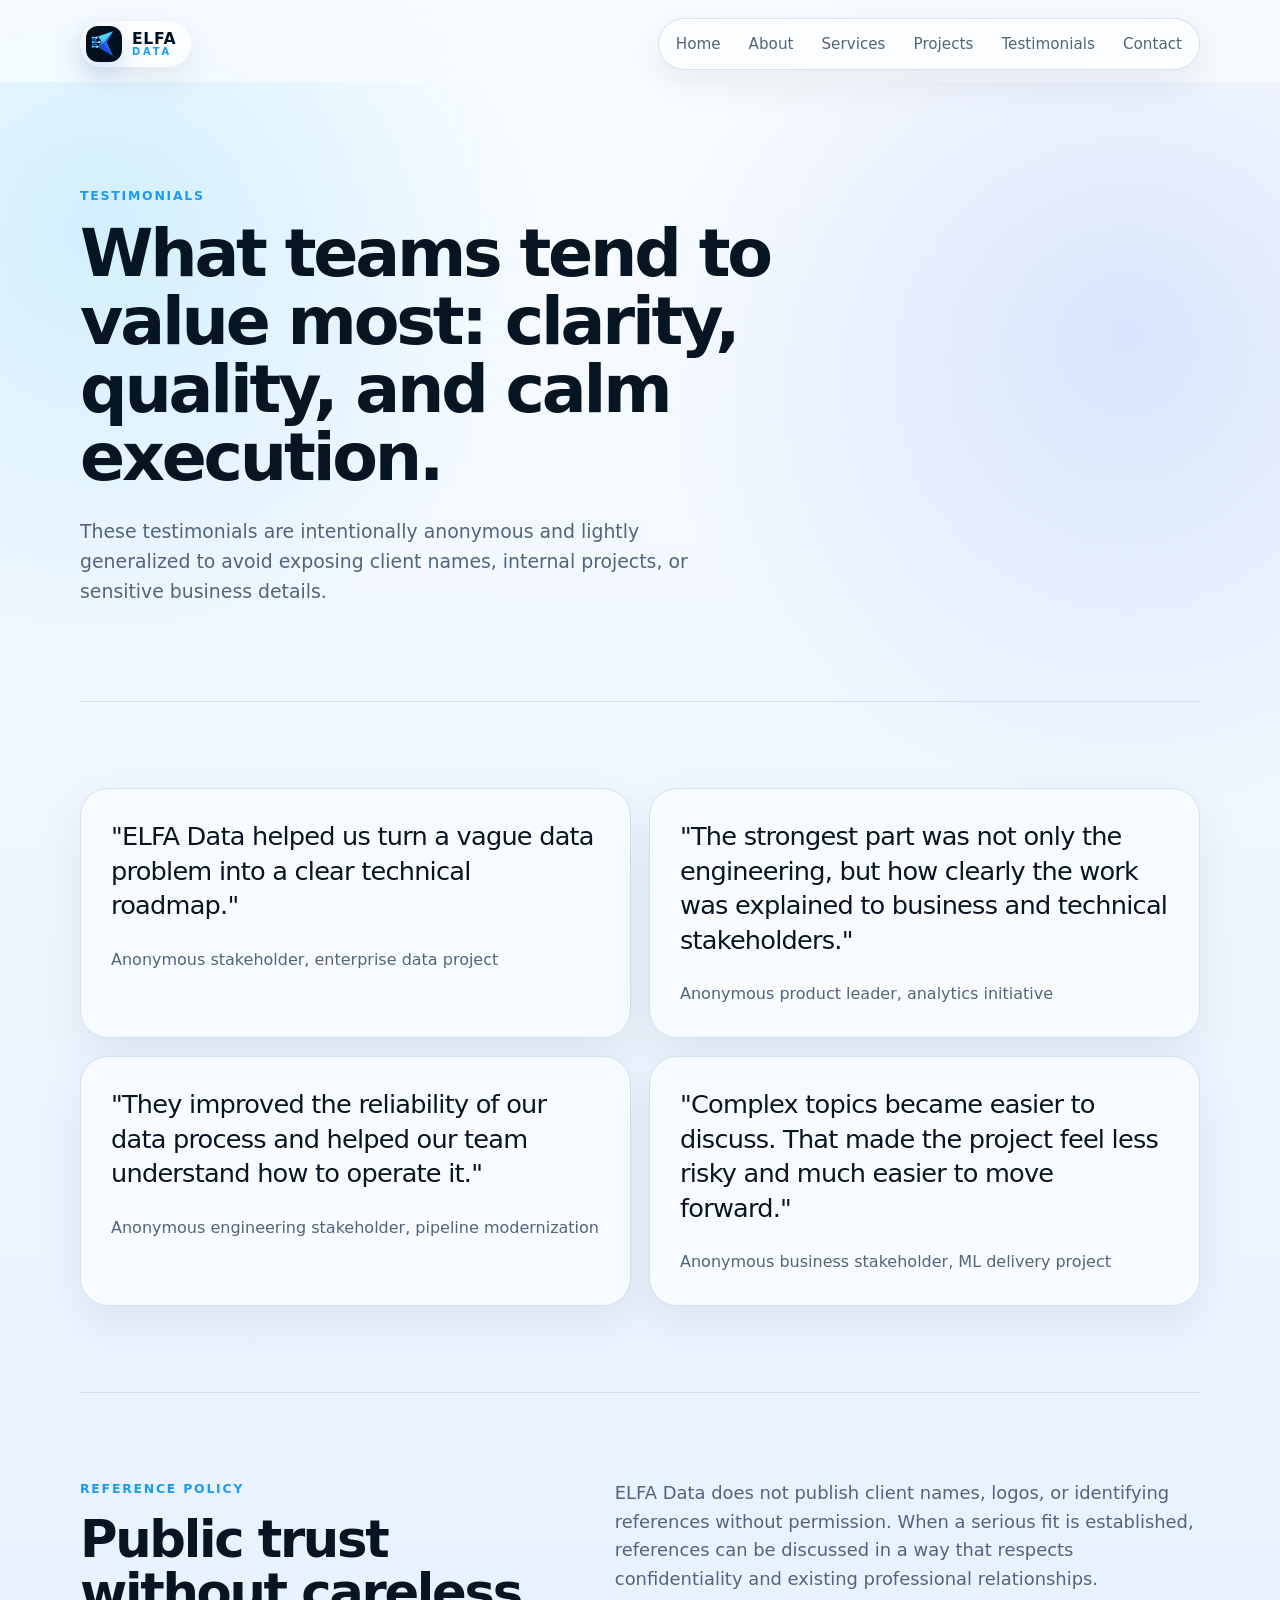
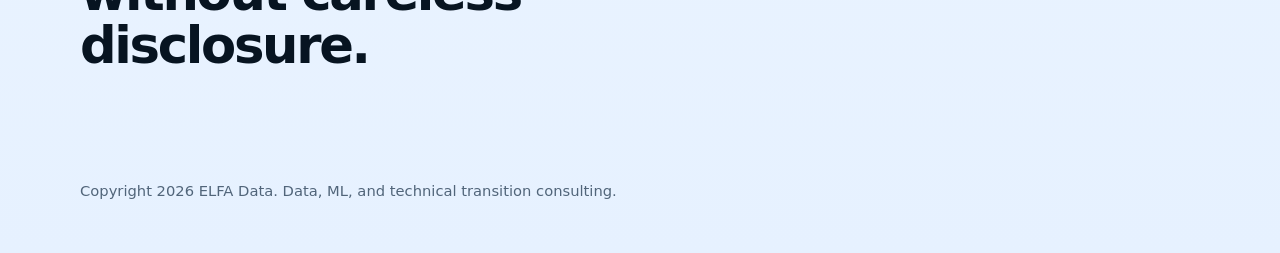
<file: testimonials.html>
<!doctype html>
<html lang="en">
  <head>
    <meta charset="utf-8">
    <meta name="viewport" content="width=device-width, initial-scale=1">
    <meta
      name="description"
      content="Anonymous testimonials and working principles for ELFA Data consulting."
    >
    <title>Testimonials | ELFA Data</title>
    <link rel="stylesheet" href="styles.css">
  </head>
  <body>
    <header class="site-header">
      <nav class="nav" aria-label="Main navigation">
        <a class="brand" href="index.html" aria-label="ELFA Data home">
          <img class="brand-logo" src="assets/elfa-mark.svg" alt="" aria-hidden="true">
          <span class="brand-text">
            <strong>ELFA</strong>
            <small>DATA</small>
          </span>
        </a>
        <div class="nav-links">
          <a href="index.html">Home</a>
          <a href="about.html">About</a>
          <a href="services.html">Services</a>
          <a href="projects.html">Projects</a>
          <a href="testimonials.html">Testimonials</a>
          <a href="contact.html">Contact</a>
        </div>
      </nav>
    </header>

    <main>
      <section class="page-hero">
        <p class="eyebrow">Testimonials</p>
        <h1>What teams tend to value most: clarity, quality, and calm execution.</h1>
        <p class="hero-text">
          These testimonials are intentionally anonymous and lightly generalized to avoid exposing client names,
          internal projects, or sensitive business details.
        </p>
      </section>

      <section class="section">
        <div class="testimonial-grid">
          <figure class="testimonial-card">
            <blockquote>
              "ELFA Data helped us turn a vague data problem into a clear technical roadmap."
            </blockquote>
            <figcaption>Anonymous stakeholder, enterprise data project</figcaption>
          </figure>

          <figure class="testimonial-card">
            <blockquote>
              "The strongest part was not only the engineering, but how clearly the work was explained to business
              and technical stakeholders."
            </blockquote>
            <figcaption>Anonymous product leader, analytics initiative</figcaption>
          </figure>

          <figure class="testimonial-card">
            <blockquote>
              "They improved the reliability of our data process and helped our team understand how to operate it."
            </blockquote>
            <figcaption>Anonymous engineering stakeholder, pipeline modernization</figcaption>
          </figure>

          <figure class="testimonial-card">
            <blockquote>
              "Complex topics became easier to discuss. That made the project feel less risky and much easier to
              move forward."
            </blockquote>
            <figcaption>Anonymous business stakeholder, ML delivery project</figcaption>
          </figure>
        </div>
      </section>

      <section class="section availability">
        <div>
          <p class="eyebrow">Reference policy</p>
          <h2>Public trust without careless disclosure.</h2>
        </div>
        <p>
          ELFA Data does not publish client names, logos, or identifying references without permission. When a
          serious fit is established, references can be discussed in a way that respects confidentiality and existing
          professional relationships.
        </p>
      </section>
    </main>

    <footer class="footer">
      <p>Copyright 2026 ELFA Data. Data, ML, and technical transition consulting.</p>
    </footer>
  </body>
</html>
</file>
<file: styles.css>
:root {
  color-scheme: light;
  --bg: #eef6ff;
  --surface: #f8fbff;
  --surface-strong: #ffffff;
  --ink: #071421;
  --muted: #51657a;
  --line: #cfe0f2;
  --accent: #1d9bf0;
  --accent-dark: #0f4c81;
  --accent-soft: #dff3ff;
  --navy: #03111f;
  --blue: #2563eb;
  --cyan: #38bdf8;
  --shadow: 0 24px 80px rgba(3, 17, 31, 0.12);
  --font-body: ui-sans-serif, system-ui, -apple-system, BlinkMacSystemFont, "Segoe UI", sans-serif;
  --font-display: ui-sans-serif, system-ui, -apple-system, BlinkMacSystemFont, "Segoe UI", sans-serif;
  font-family: var(--font-body);
}

* {
  box-sizing: border-box;
}

html {
  scroll-behavior: smooth;
}

body {
  margin: 0;
  background:
    radial-gradient(circle at 8% 12%, rgba(56, 189, 248, 0.2), transparent 28rem),
    radial-gradient(circle at 88% 18%, rgba(37, 99, 235, 0.14), transparent 30rem),
    linear-gradient(180deg, #fbfdff 0%, var(--bg) 48%, #e6f1ff 100%);
  color: var(--ink);
  font-size: 16px;
  line-height: 1.6;
}

a {
  color: inherit;
  text-decoration: none;
}

.site-header {
  position: sticky;
  top: 0;
  z-index: 10;
  background: rgba(248, 251, 255, 0.78);
  backdrop-filter: blur(20px);
}

.nav,
main,
.footer {
  width: min(1120px, calc(100% - 40px));
  margin: 0 auto;
}

.nav {
  display: flex;
  align-items: center;
  justify-content: space-between;
  padding: 18px 0 12px;
}

.brand {
  display: inline-flex;
  align-items: center;
  gap: 10px;
  min-height: 46px;
  border-radius: 999px;
  background: rgba(255, 255, 255, 0.7);
  padding: 5px 15px 5px 6px;
  box-shadow: 0 12px 34px rgba(3, 17, 31, 0.08);
  font-weight: 850;
  letter-spacing: -0.03em;
}

.brand-logo {
  width: 36px;
  height: 36px;
  border-radius: 12px;
  box-shadow: 0 10px 24px rgba(37, 99, 235, 0.2);
}

.brand-text {
  display: grid;
  gap: 0;
  line-height: 1;
}

.brand-text strong {
  color: var(--navy);
  font-size: 0.98rem;
  letter-spacing: 0.04em;
}

.brand-text small {
  color: var(--accent);
  font-size: 0.62rem;
  font-weight: 850;
  letter-spacing: 0.28em;
}

.nav-links {
  display: flex;
  gap: 4px;
  border: 1px solid rgba(207, 224, 242, 0.92);
  border-radius: 999px;
  background: rgba(255, 255, 255, 0.68);
  box-shadow: 0 14px 40px rgba(3, 17, 31, 0.07);
  padding: 5px;
  color: var(--muted);
  font-size: 0.95rem;
}

.nav-links a {
  border-radius: 999px;
  padding: 8px 12px;
}

.nav-links a:hover {
  background: var(--accent-soft);
  color: var(--accent);
}

.hero {
  display: grid;
  grid-template-columns: minmax(0, 0.92fr) minmax(340px, 0.72fr);
  gap: 72px;
  align-items: center;
  min-height: calc(100vh - 70px);
  padding: 70px 0 86px;
}

.hero-copy {
  max-width: 700px;
}

.page-hero {
  max-width: 900px;
  padding: 104px 0 76px;
}

.eyebrow {
  margin: 0 0 14px;
  color: var(--accent);
  font-size: 0.78rem;
  font-weight: 800;
  letter-spacing: 0.14em;
  text-transform: uppercase;
}

h1,
h2,
h3,
p {
  margin-top: 0;
}

h1 {
  max-width: 760px;
  margin-bottom: 24px;
  font-family: var(--font-display);
  font-size: clamp(2.7rem, 5.2vw, 4.9rem);
  font-weight: 760;
  line-height: 1.02;
  letter-spacing: -0.048em;
}

h2 {
  margin-bottom: 20px;
  font-size: clamp(2rem, 4vw, 3.6rem);
  font-weight: 760;
  line-height: 1.04;
  letter-spacing: -0.045em;
}

h3 {
  margin-bottom: 12px;
  font-size: 1.2rem;
  line-height: 1.2;
}

.hero-text {
  max-width: 620px;
  color: var(--muted);
  font-size: clamp(1.04rem, 1.6vw, 1.18rem);
}

.hero-actions {
  display: flex;
  flex-wrap: wrap;
  gap: 14px;
  margin-top: 34px;
}

.button {
  display: inline-flex;
  align-items: center;
  justify-content: center;
  min-height: 48px;
  padding: 0 20px;
  border: 1px solid var(--accent);
  border-radius: 999px;
  font-weight: 800;
}

.button.primary {
  background: var(--accent);
  color: #fff;
}

.button.primary:hover {
  background: var(--accent-dark);
}

.button.secondary {
  color: var(--accent-dark);
}

.button.secondary:hover {
  background: var(--accent-soft);
}

.hero-visual {
  position: relative;
  display: grid;
  gap: 18px;
}

.visual-frame {
  position: relative;
  overflow: hidden;
  margin: 0;
  border: 1px solid rgba(207, 224, 242, 0.86);
  border-radius: 30px;
  background: rgba(255, 255, 255, 0.46);
  box-shadow: 0 24px 70px rgba(3, 17, 31, 0.12);
  backdrop-filter: blur(18px);
}

.visual-frame::after {
  content: "";
  position: absolute;
  inset: 0;
  background:
    linear-gradient(135deg, rgba(255, 255, 255, 0.22), transparent 42%),
    linear-gradient(0deg, rgba(3, 17, 31, 0.1), transparent 35%);
  pointer-events: none;
}

.visual-frame img {
  display: block;
  width: 100%;
  height: 100%;
  object-fit: cover;
}

.hero-image-frame {
  aspect-ratio: 16 / 10;
  transform: rotate(1deg);
}

.signal-card {
  position: absolute;
  top: -18px;
  left: -22px;
  z-index: 2;
  display: flex;
  align-items: center;
  gap: 12px;
  border: 1px solid rgba(207, 224, 242, 0.84);
  border-radius: 22px;
  background: rgba(255, 255, 255, 0.72);
  box-shadow: 0 22px 60px rgba(3, 17, 31, 0.14);
  padding: 10px 14px 10px 10px;
  backdrop-filter: blur(20px);
}

.signal-card img {
  width: 42px;
  height: 42px;
  border-radius: 14px;
}

.signal-card p {
  margin-bottom: 2px;
  color: var(--navy);
  font-weight: 850;
  line-height: 1;
}

.signal-card span {
  color: var(--accent);
  font-size: 0.72rem;
  font-weight: 800;
  letter-spacing: 0.12em;
  text-transform: uppercase;
}

.hero-card {
  border: 1px solid var(--line);
  border-radius: 34px;
  background:
    linear-gradient(180deg, rgba(255, 255, 255, 0.74), rgba(248, 251, 255, 0.58));
  box-shadow: 0 28px 90px rgba(3, 17, 31, 0.11);
  backdrop-filter: blur(18px);
  padding: 28px;
}

.mini-dashboard {
  position: absolute;
  right: -18px;
  bottom: -22px;
  display: grid;
  gap: 8px;
  width: 150px;
  border: 1px solid rgba(207, 224, 242, 0.84);
  border-radius: 22px;
  background: rgba(255, 255, 255, 0.66);
  box-shadow: 0 22px 60px rgba(3, 17, 31, 0.13);
  padding: 16px;
  backdrop-filter: blur(20px);
}

.mini-dashboard span {
  display: block;
  height: 9px;
  border-radius: 999px;
  background: linear-gradient(90deg, var(--blue), var(--cyan));
}

.mini-dashboard span:nth-child(2) {
  width: 72%;
}

.mini-dashboard span:nth-child(3) {
  width: 46%;
}

.card-label {
  margin-bottom: 18px;
  color: var(--muted);
  font-size: 0.9rem;
  font-weight: 800;
  text-transform: uppercase;
}

.hero-card ul {
  display: grid;
  gap: 16px;
  margin: 0;
  padding: 0;
  list-style: none;
}

.hero-card li {
  padding-bottom: 16px;
  border-bottom: 1px solid var(--line);
  color: var(--ink);
  font-weight: 720;
  line-height: 1.45;
}

.hero-card li:last-child {
  padding-bottom: 0;
  border-bottom: 0;
}

.section {
  padding: 86px 0;
  border-top: 1px solid var(--line);
}

.intro,
.availability,
.contact {
  display: grid;
  grid-template-columns: minmax(0, 0.9fr) minmax(280px, 1.1fr);
  gap: 56px;
  align-items: start;
}

.intro > p,
.availability > p,
.contact p {
  color: var(--muted);
  font-size: 1.12rem;
}

.section-heading {
  max-width: 760px;
  margin-bottom: 34px;
}

.section-link {
  margin-top: 28px;
}

.strategy-cloud {
  position: relative;
  display: grid;
  grid-template-columns: minmax(0, 0.85fr) minmax(320px, 1.15fr);
  gap: 34px;
  align-items: center;
  overflow: hidden;
  border: 1px solid rgba(185, 210, 255, 0.74);
  border-radius: 38px;
  background:
    radial-gradient(circle at 12% 18%, rgba(56, 189, 248, 0.26), transparent 28rem),
    radial-gradient(circle at 82% 22%, rgba(124, 58, 237, 0.28), transparent 30rem),
    linear-gradient(145deg, rgba(255, 255, 255, 0.7), rgba(235, 243, 255, 0.52));
  box-shadow: 0 28px 90px rgba(3, 17, 31, 0.1);
  backdrop-filter: blur(18px);
  padding-right: 32px;
  padding-left: 32px;
}

.strategy-cloud::before {
  content: "";
  position: absolute;
  inset: auto -8% -35% 38%;
  height: 320px;
  border-radius: 999px;
  background: rgba(124, 58, 237, 0.12);
  filter: blur(8px);
  pointer-events: none;
}

.strategy-copy,
.strategy-grid {
  position: relative;
  z-index: 1;
}

.strategy-copy p:last-child {
  color: var(--muted);
  font-size: 1.08rem;
}

.strategy-grid {
  display: grid;
  grid-template-columns: repeat(2, minmax(0, 1fr));
  gap: 14px;
}

.strategy-grid article {
  border: 1px solid rgba(207, 224, 242, 0.9);
  border-radius: 24px;
  background: rgba(255, 255, 255, 0.68);
  box-shadow: 0 20px 58px rgba(3, 17, 31, 0.09);
  backdrop-filter: blur(16px);
  padding: 20px;
}

.strategy-grid span {
  display: inline-flex;
  align-items: center;
  justify-content: center;
  width: 34px;
  height: 34px;
  margin-bottom: 18px;
  border-radius: 12px;
  background: linear-gradient(135deg, var(--blue), #7c3aed);
  color: #fff;
  font-size: 0.82rem;
  font-weight: 900;
}

.strategy-grid p {
  color: var(--muted);
}

.offer {
  border-radius: 36px;
  background: rgba(255, 255, 255, 0.36);
  backdrop-filter: blur(16px);
  padding-right: 32px;
  padding-left: 32px;
}

.offer-grid {
  display: grid;
  grid-template-columns: repeat(3, minmax(0, 1fr));
  gap: 16px;
}

.offer-grid article {
  border: 1px solid var(--line);
  border-radius: 26px;
  background: rgba(255, 255, 255, 0.66);
  box-shadow: 0 18px 48px rgba(3, 17, 31, 0.08);
  backdrop-filter: blur(14px);
  padding: 26px;
}

.offer-grid span {
  display: inline-flex;
  align-items: center;
  justify-content: center;
  width: 42px;
  height: 42px;
  margin-bottom: 26px;
  border-radius: 50%;
  background: var(--accent-soft);
  color: var(--accent-dark);
  font-weight: 900;
}

.offer-grid p {
  color: var(--muted);
}

.transition-grid {
  display: grid;
  grid-template-columns: repeat(4, minmax(0, 1fr));
  gap: 16px;
}

.transition-grid article {
  border-top: 3px solid var(--accent);
  border-radius: 0 0 24px 24px;
  background: rgba(255, 255, 255, 0.56);
  box-shadow: 0 18px 48px rgba(3, 17, 31, 0.07);
  backdrop-filter: blur(14px);
  padding: 24px 20px;
}

.transition-grid p {
  color: var(--muted);
}

.service-grid {
  display: grid;
  grid-template-columns: repeat(auto-fit, minmax(220px, 1fr));
  gap: 18px;
}

.service-card {
  min-height: 290px;
  display: flex;
  flex-direction: column;
  justify-content: space-between;
  border: 1px solid var(--line);
  border-radius: 28px;
  background: rgba(248, 251, 255, 0.66);
  box-shadow: 0 18px 48px rgba(3, 17, 31, 0.07);
  backdrop-filter: blur(14px);
  padding: 24px;
}

.service-card p,
.proof-list p {
  color: var(--muted);
}

.service-card span {
  display: block;
  margin-top: 22px;
  color: var(--accent-dark);
  font-size: 0.9rem;
  font-weight: 800;
}

.proof {
  padding-bottom: 96px;
}

.metric-grid {
  display: grid;
  grid-template-columns: repeat(4, minmax(0, 1fr));
  gap: 16px;
  margin-bottom: 22px;
}

.metric {
  border-radius: 24px;
  background: var(--ink);
  color: #fff;
  padding: 24px;
}

.metric strong {
  display: block;
  margin-bottom: 10px;
  font-size: clamp(2.2rem, 4vw, 3.4rem);
  line-height: 1;
  letter-spacing: -0.06em;
}

.metric span {
  color: rgba(255, 255, 255, 0.75);
}

.talent-badge {
  display: grid;
  grid-template-columns: auto minmax(0, 1fr) auto;
  gap: 22px;
  align-items: center;
  margin: 20px 0 24px;
  border: 1px solid rgba(207, 224, 242, 0.9);
  border-radius: 30px;
  background:
    radial-gradient(circle at 8% 15%, rgba(56, 189, 248, 0.18), transparent 20rem),
    linear-gradient(135deg, rgba(255, 255, 255, 0.72), rgba(238, 246, 255, 0.58));
  box-shadow: 0 22px 66px rgba(3, 17, 31, 0.1);
  backdrop-filter: blur(18px);
  padding: 22px;
}

.talent-badge h3 {
  margin-bottom: 8px;
  font-size: clamp(1.35rem, 2.4vw, 2rem);
}

.talent-badge p:not(.eyebrow) {
  margin-bottom: 0;
  color: var(--muted);
}

.talent-stars {
  display: flex;
  align-items: center;
  justify-content: center;
  width: 78px;
  height: 78px;
  border-radius: 24px;
  background: var(--navy);
  box-shadow: 0 18px 44px rgba(3, 17, 31, 0.18);
  color: var(--cyan);
  font-size: 1.55rem;
  font-weight: 900;
  letter-spacing: -0.14em;
}

.proof-list {
  display: grid;
  grid-template-columns: repeat(4, minmax(0, 1fr));
  gap: 16px;
}

.proof-list article {
  border: 1px solid var(--line);
  border-radius: 24px;
  background: rgba(255, 255, 255, 0.64);
  box-shadow: 0 18px 48px rgba(3, 17, 31, 0.07);
  backdrop-filter: blur(14px);
  padding: 24px;
}

.image-band {
  display: grid;
  grid-template-columns: minmax(0, 1fr) minmax(280px, 0.72fr);
  gap: 34px;
  align-items: center;
  padding: 0 0 76px;
}

.wide-visual {
  aspect-ratio: 16 / 8.5;
}

.image-band-copy {
  border: 1px solid rgba(207, 224, 242, 0.84);
  border-radius: 28px;
  background: rgba(255, 255, 255, 0.62);
  box-shadow: 0 20px 58px rgba(3, 17, 31, 0.09);
  padding: 28px;
  backdrop-filter: blur(18px);
}

.image-band-copy p:last-child {
  color: var(--muted);
}

.case-grid {
  display: grid;
  gap: 22px;
}

.case-card {
  display: grid;
  grid-template-columns: minmax(0, 1fr) minmax(220px, 280px);
  gap: 28px;
  align-items: start;
  border: 1px solid var(--line);
  border-radius: 30px;
  background: rgba(255, 255, 255, 0.62);
  box-shadow: 0 18px 50px rgba(3, 17, 31, 0.09);
  backdrop-filter: blur(16px);
  padding: 30px;
}

.case-card > .eyebrow,
.case-card > h2,
.case-card > p,
.case-card > ul {
  grid-column: 1;
}

.case-card h2 {
  max-width: 820px;
  font-size: clamp(1.8rem, 3vw, 3rem);
}

.case-card p {
  max-width: 820px;
  color: var(--muted);
}

.case-media {
  grid-column: 2;
  grid-row: 1 / span 4;
  overflow: hidden;
  margin: 0;
  border: 1px solid rgba(207, 224, 242, 0.84);
  border-radius: 22px;
  background:
    radial-gradient(circle at 20% 10%, rgba(56, 189, 248, 0.22), transparent 42%),
    linear-gradient(145deg, rgba(3, 17, 31, 0.94), rgba(15, 76, 129, 0.72));
  box-shadow:
    inset 0 1px 0 rgba(255, 255, 255, 0.12),
    0 18px 44px rgba(3, 17, 31, 0.14);
  aspect-ratio: 4 / 3;
  padding: 14px;
}

.case-media img {
  display: block;
  width: 100%;
  height: 100%;
  border-radius: 14px;
  object-fit: contain;
}

.case-card ul {
  display: grid;
  grid-template-columns: repeat(3, minmax(0, 1fr));
  gap: 12px;
  margin: 24px 0 0;
  padding: 0;
  list-style: none;
}

.case-card li,
.prompt-grid article {
  border-radius: 18px;
  background: var(--accent-soft);
  padding: 16px;
  color: var(--accent-dark);
  font-weight: 800;
}

.testimonial-grid,
.prompt-grid {
  display: grid;
  grid-template-columns: repeat(2, minmax(0, 1fr));
  gap: 18px;
}

.testimonial-card {
  margin: 0;
  border: 1px solid var(--line);
  border-radius: 28px;
  background: rgba(255, 255, 255, 0.64);
  box-shadow: 0 18px 48px rgba(3, 17, 31, 0.07);
  backdrop-filter: blur(14px);
  padding: 30px;
}

.testimonial-card blockquote {
  margin: 0 0 24px;
  font-size: clamp(1.2rem, 2vw, 1.6rem);
  line-height: 1.35;
  letter-spacing: -0.03em;
}

.testimonial-card figcaption,
.prompt-grid p {
  color: var(--muted);
}

.prompt-grid article {
  color: var(--ink);
  font-weight: 400;
}

.contact {
  margin-bottom: 48px;
  border-bottom: 1px solid var(--line);
}

.contact-card {
  display: grid;
  gap: 12px;
  border: 1px solid var(--line);
  border-radius: 28px;
  background: rgba(255, 255, 255, 0.66);
  box-shadow: var(--shadow);
  backdrop-filter: blur(16px);
  padding: 26px;
}

.contact-card a {
  border-bottom: 1px solid var(--line);
  padding-bottom: 12px;
  color: var(--accent-dark);
  font-weight: 800;
}

.contact-card a:last-child {
  border-bottom: 0;
  padding-bottom: 0;
}

.contact-card a:hover {
  color: var(--accent);
}

.footer {
  padding: 0 0 36px;
  color: var(--muted);
  font-size: 0.92rem;
}

@media (max-width: 900px) {
  .hero,
  .intro,
  .availability,
  .contact {
    grid-template-columns: 1fr;
  }

  .hero {
    min-height: auto;
    padding: 62px 0 76px;
  }

  .hero-visual {
    max-width: 620px;
  }

  .signal-card,
  .mini-dashboard {
    position: static;
  }

  .hero-image-frame {
    transform: none;
  }

  h1 {
    font-size: clamp(2.55rem, 8vw, 4rem);
  }

  .image-band {
    grid-template-columns: 1fr;
  }

  .service-grid,
  .offer-grid,
  .strategy-cloud,
  .transition-grid,
  .metric-grid,
  .proof-list,
  .testimonial-grid,
  .prompt-grid {
    grid-template-columns: repeat(2, minmax(0, 1fr));
  }

  .strategy-cloud {
    grid-template-columns: 1fr;
  }

  .case-card ul {
    grid-template-columns: 1fr;
  }

  .case-card {
    grid-template-columns: 1fr;
  }

  .talent-badge {
    grid-template-columns: 1fr;
  }

  .case-card > .eyebrow,
  .case-card > h2,
  .case-card > p,
  .case-card > ul,
  .case-media {
    grid-column: 1;
  }

  .case-media {
    grid-row: auto;
    max-width: 420px;
  }
}

@media (max-width: 640px) {
  .nav,
  main,
  .footer {
    width: min(100% - 28px, 1120px);
  }

  .nav {
    align-items: flex-start;
    gap: 14px;
    flex-direction: column;
  }

  .nav-links {
    width: 100%;
    justify-content: flex-start;
    gap: 12px;
    overflow-x: auto;
    border-radius: 22px;
    padding: 6px;
  }

  h1 {
    font-size: 2.55rem;
    line-height: 1.02;
    letter-spacing: -0.045em;
  }

  .section {
    padding: 64px 0;
  }

  .image-band {
    padding-bottom: 52px;
  }

  .service-grid,
  .offer-grid,
  .strategy-grid,
  .transition-grid,
  .metric-grid,
  .proof-list,
  .testimonial-grid,
  .prompt-grid {
    grid-template-columns: 1fr;
  }
}
</file>
